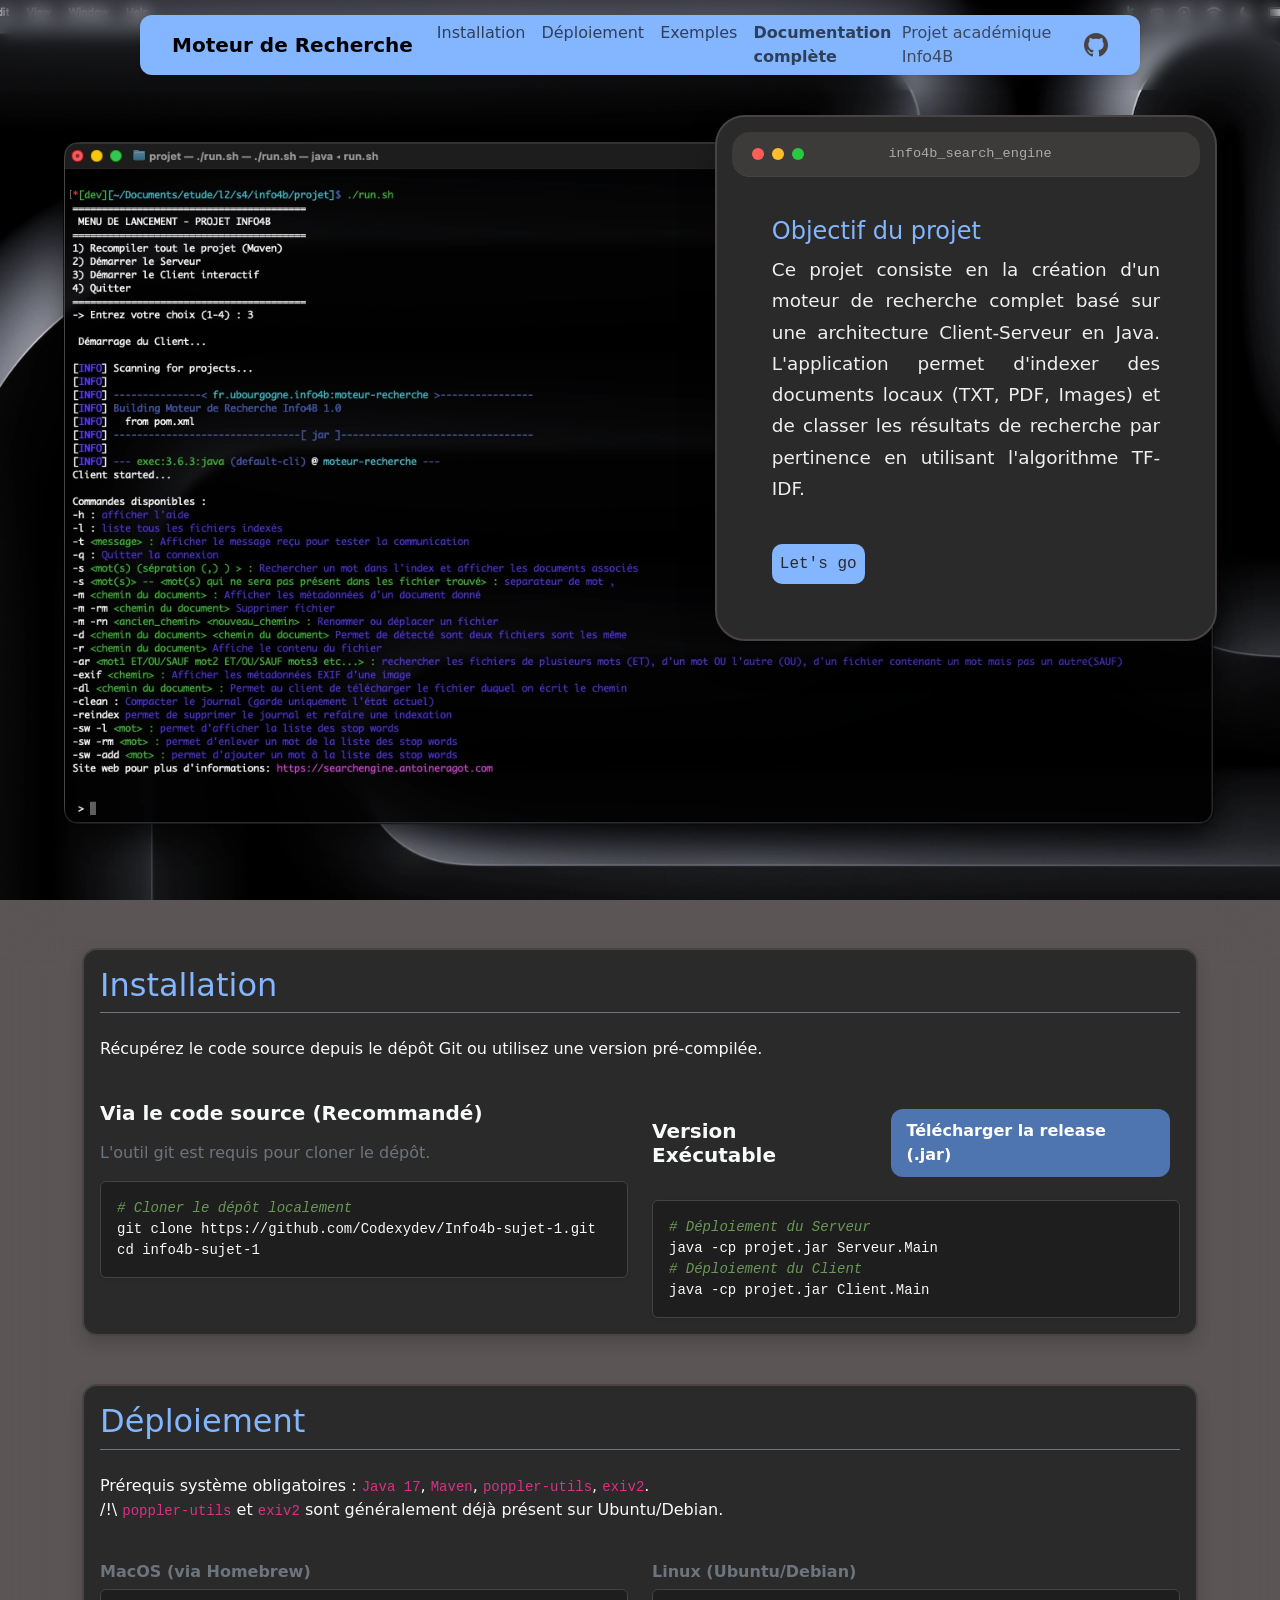
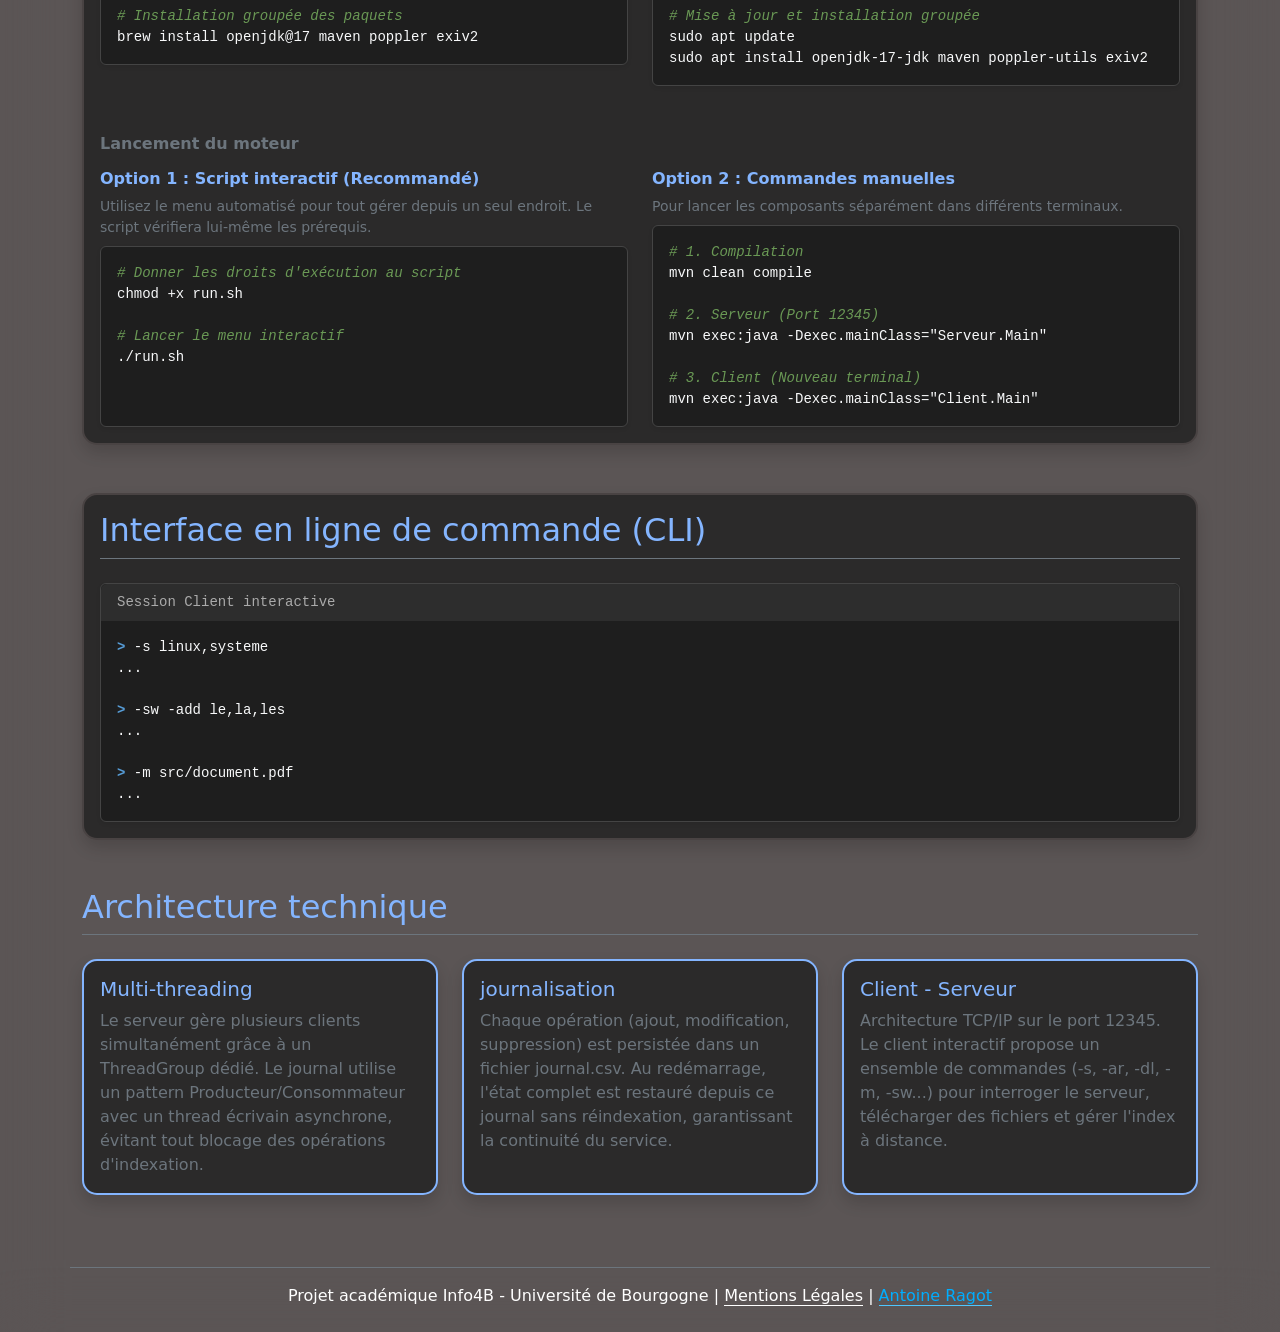
<file: index.html>
<!DOCTYPE html>
<html lang="fr">

<head>
    <meta charset="UTF-8">
    <meta name="viewport" content="width=device-width, initial-scale=1.0">
    <title>Moteur de Recherche - Projet Info4B</title>
    <link href="https://cdn.jsdelivr.net/npm/bootstrap@5.3.2/dist/css/bootstrap.min.css" rel="stylesheet">
    <link rel="stylesheet" href="website/style.css?v=2">
</head>

<body>

    <div class="header-container">
        <nav class="header navbar navbar-expand-lg navbar-light shadow-sm">
            <div class="container-fluid">
                <a class="navbar-brand fw-bold" href="#">Moteur de Recherche</a>
                <button class="navbar-toggler" type="button" data-bs-toggle="collapse" data-bs-target="#navbarText"
                    aria-controls="navbarText" aria-expanded="false" aria-label="Toggle navigation">
                    <span class="navbar-toggler-icon"></span>
                </button>
                <div class="collapse navbar-collapse navbar-container-perso" id="navbarText">
                    <ul class="navbar-nav me-auto mb-2 mb-lg-0">
                        <li class="nav-item">
                            <a class="nav-link" href="#installation">Installation</a>
                        </li>
                        <li class="nav-item">
                            <a class="nav-link" href="#deploiement">Déploiement</a>
                        </li>
                        <li class="nav-item">
                            <a class="nav-link" href="#exemples">Exemples</a>
                        </li>
                        <li class="nav-item">
                            <a class="nav-link fw-semibold" href="docs">Documentation complète</a>
                        </li>
                    </ul>
                    <span class="navbar-text text-dark opacity-75">
                        Projet académique Info4B
                    </span>
                    <a href="https://github.com/Codexydev/Info4b-sujet-1/" target="_blank"
                        rel="noopener noreferrer" class="github-icon-link" aria-label="Voir le code source sur GitHub">
                        <svg xmlns="http://www.w3.org/2000/svg" width="24" height="24" viewBox="0 0 24 24"
                            fill="currentColor">
                            <path
                                d="M12 0c-6.626 0-12 5.373-12 12 0 5.302 3.438 9.8 8.207 11.387.599.111.793-.261.793-.577v-2.234c-3.338.726-4.033-1.416-4.033-1.416-.546-1.387-1.333-1.756-1.333-1.756-1.089-.745.083-.729.083-.729 1.205.084 1.839 1.237 1.839 1.237 1.07 1.834 2.807 1.304 3.492.997.107-.775.418-1.305.762-1.604-2.665-.305-5.467-1.334-5.467-5.931 0-1.311.469-2.381 1.236-3.221-.124-.303-.535-1.524.117-3.176 0 0 1.008-.322 3.301 1.23.957-.266 1.983-.399 3.003-.404 1.02.005 2.047.138 3.006.404 2.291-1.552 3.297-1.23 3.297-1.23.653 1.653.242 2.874.118 3.176.77.84 1.235 1.911 1.235 3.221 0 4.609-2.807 5.624-5.479 5.921.43.372.823 1.102.823 2.222v3.293c0 .319.192.694.801.576 4.765-1.589 8.199-6.086 8.199-11.386 0-6.627-5.373-12-12-12z" />
                        </svg>
                    </a>
                </div>
            </div>
        </nav>
    </div>


    <div class="main-perso container-fluid">
        <div class="row">
            <div class="col-md-6">
            </div>
            <div class="flex-perso col-md-6">
                <div class="card card-perso red bg-custom-dark text-light shadow border-0">
                    <div class="macos-header">
                        <div class="macos-buttons">
                            <div class="macos-btn btn-red"></div>
                            <div class="macos-btn btn-yellow"></div>
                            <div class="macos-btn btn-green"></div>
                        </div>
                        <div class="macos-title">info4b_search_engine</div>
                    </div>

                    <div class="card-body">
                        <h3 class="h4 text-accent">Objectif du projet</h3>
                        <p class="card-text lead text-light">
                            Ce projet consiste en la création d'un moteur de recherche complet basé sur une
                            architecture Client-Serveur en Java.
                            L'application permet d'indexer des documents locaux (TXT, PDF, Images) et de classer les
                            résultats de recherche par pertinence en utilisant l'algorithme TF-IDF.
                        </p>
                        <br>
                        <a class="card-perso-btn" href="#installation">Let's go</a>
                    </div>
                </div>
            </div>
        </div>
    </div>

    <!-- <div class="space"></div> -->
    <div class="bg-bottom">
        <br><br>
        <div class="container text-light">

            <section id="installation" class="mb-5">
                <div class="card bg-custom-dark text-light shadow border-0">
                    <div class="card-body">
                        <h2 class="card-title border-bottom border-secondary pb-2 mb-4 text-accent">Installation</h2>
                        <p>Récupérez le code source depuis le dépôt Git ou utilisez une version pré-compilée.</p>

                        <div class="row g-4 mt-2">
                            <div class="col-md-6">
                                <h5 class="fw-bold">Via le code source (Recommandé)</h5>
                                <p class="text-secondary mt-3">L'outil git est requis pour cloner le dépôt.</p>

                                <div class="terminal-block shadow-sm mt-3">
                                    <div class="terminal-body">
                                        <pre class="m-0"><code><span class="text-comment"># Cloner le dépôt localement</span>
git clone https://github.com/Codexydev/Info4b-sujet-1.git
cd info4b-sujet-1</code></pre>
                                    </div>
                                </div>
                            </div>

                            <div class="col-md-6">
                                <div class="download-section">
                                    <h5 class="fw-bold">Version Exécutable</h5>
                                    <a class="download mt-2" href="website/projet.jar"
                                        download="website/projet.jar">Télécharger la release (.jar)</a>
                                </div>


                                <div class="terminal-block shadow-sm mt-2">
                                    <div class="terminal-body p-3">
                                        <pre class="m-0">
<code><span class="text-comment"># Déploiement du Serveur</span>
java -cp projet.jar Serveur.Main
<span class="text-comment"># Déploiement du Client</span>
java -cp projet.jar Client.Main
</code></pre>
                                    </div>
                                </div>

                            </div>

                        </div>
                    </div>
                </div>
            </section>

            <section id="deploiement" class="mb-5">
                <div class="card bg-custom-dark text-light shadow border-0">
                    <div class="card-body">
                        <h2 class="card-title border-bottom border-secondary pb-2 mb-4 text-accent">Déploiement</h2>
                        <p>Prérequis système obligatoires : <code>Java 17</code>, <code>Maven</code>,
                            <code>poppler-utils</code>, <code>exiv2</code>.<br>
                            /!\ <code>poppler-utils</code> et <code>exiv2</code> sont généralement déjà présent sur
                            Ubuntu/Debian.
                        </p>


                        <div class="row g-4 mt-2 mb-4">
                            <div class="col-md-6">
                                <h5 class="fw-bold fs-6 text-secondary">MacOS (via Homebrew)</h5>
                                <div class="terminal-block shadow-sm mt-2">
                                    <div class="terminal-body p-3">
                                        <pre class="m-0"><code><span class="text-comment"># Installation groupée des paquets</span>
brew install openjdk@17 maven poppler exiv2</code></pre>
                                    </div>
                                </div>
                            </div>
                            <div class="col-md-6">
                                <h5 class="fw-bold fs-6 text-secondary">Linux (Ubuntu/Debian)</h5>
                                <div class="terminal-block shadow-sm mt-2">
                                    <div class="terminal-body p-3">
                                        <pre class="m-0"><code><span class="text-comment"># Mise à jour et installation groupée</span>
sudo apt update
sudo apt install openjdk-17-jdk maven poppler-utils exiv2</code></pre>
                                    </div>
                                </div>
                            </div>
                        </div>

                        <h5 class="fw-bold fs-6 text-secondary mt-5 mb-3">Lancement du moteur</h5>

                        <div class="row g-4">
                            <div class="col-md-6 d-flex flex-column">
                                <h6 class="fw-bold text-accent">Option 1 : Script interactif (Recommandé)</h6>
                                <p class="text-secondary small mb-2">Utilisez le menu automatisé pour tout gérer depuis
                                    un
                                    seul endroit. Le script vérifiera lui-même les prérequis.</p>
                                <div class="terminal-block shadow-sm flex-grow-1">
                                    <div class="terminal-body p-3">
                                        <pre class="m-0"><code><span class="text-comment"># Donner les droits d'exécution au script</span>
chmod +x run.sh

<span class="text-comment"># Lancer le menu interactif</span>
./run.sh</code></pre>
                                    </div>
                                </div>
                            </div>

                            <div class="col-md-6 d-flex flex-column">
                                <h6 class="fw-bold text-accent">Option 2 : Commandes manuelles</h6>
                                <p class="text-secondary small mb-2">Pour lancer les composants séparément dans
                                    différents
                                    terminaux.</p>
                                <div class="terminal-block shadow-sm flex-grow-1">
                                    <div class="terminal-body p-3">
                                        <pre class="m-0"><code><span class="text-comment"># 1. Compilation</span>
mvn clean compile

<span class="text-comment"># 2. Serveur (Port 12345)</span>
mvn exec:java -Dexec.mainClass="Serveur.Main"

<span class="text-comment"># 3. Client (Nouveau terminal)</span>
mvn exec:java -Dexec.mainClass="Client.Main"</code></pre>
                                    </div>
                                </div>
                            </div>
                        </div>

                    </div>
                </div>
            </section>

            <section id="exemples" class="mb-5">
                <div class="card bg-custom-dark text-light shadow border-0">
                    <div class="card-body">
                        <h2 class="card-title border-bottom border-secondary pb-2 mb-4 text-accent">Interface en ligne
                            de commande (CLI)</h2>

                        <div class="terminal-block mt-4 shadow-sm">
                            <div class="terminal-header">Session Client interactive</div>
                            <div class="terminal-body">
                                <pre class="m-0"><code><span class="text-prompt">></span> -s linux,systeme
...

<span class="text-prompt">></span> -sw -add le,la,les
...

<span class="text-prompt">></span> -m src/document.pdf
...</code></pre>
                            </div>
                        </div>
                    </div>
                </div>
            </section>

            <section id="presentation" class="mb-5">
                <h2 class="border-bottom border-secondary pb-2 mb-4 text-accent">Architecture technique</h2>
                <div class="row g-4">
                    <div class="col-md-4">
                        <div
                            class="card h-100 bg-custom-dark text-light shadow border-0 border-start border-4 border-accent">
                            <div class="card-body">
                                <h5 class="card-title text-accent">Multi-threading</h5>
                                <p class="card-text text-secondary">Le serveur gère plusieurs clients simultanément
                                    grâce à un ThreadGroup dédié.
                                    Le journal utilise un pattern Producteur/Consommateur avec un thread écrivain
                                    asynchrone, évitant tout blocage
                                    des opérations d'indexation.</p>
                            </div>
                        </div>
                    </div>
                    <div class="col-md-4">
                        <div
                            class="card h-100 bg-custom-dark text-light shadow border-0 border-start border-4 border-accent">
                            <div class="card-body">
                                <h5 class="card-title text-accent">journalisation</h5>
                                <p class="card-text text-secondary">Chaque opération (ajout, modification, suppression)
                                    est persistée dans un fichier journal.csv. Au redémarrage, l'état complet est
                                    restauré
                                    depuis ce journal sans réindexation, garantissant la continuité du service.</p>
                            </div>
                        </div>
                    </div>
                    <div class="col-md-4">
                        <div
                            class="card h-100 bg-custom-dark text-light shadow border-0 border-start border-4 border-accent">
                            <div class="card-body">
                                <h5 class="card-title text-accent">Client - Serveur</h5>
                                <p class="card-text text-secondary">Architecture TCP/IP sur le port 12345. Le client
                                    interactif propose
                                    un ensemble de commandes (-s, -ar, -dl, -m, -sw...) pour interroger le serveur,
                                    télécharger des fichiers
                                    et gérer l'index à distance.</p>
                                </p>
                            </div>
                        </div>
                    </div>
                </div>
            </section>

        </div>

        <footer class="text-secondary text-center py-4 mt-5">
            <div class="container border-top border-secondary pt-3">
                <p class="footer-text mb-0">
                    Projet académique Info4B - Université de Bourgogne |
                    <a href="mentions-legales.html" class="legals">Mentions Légales</a> |
                    <a href="https://antoineragot.com" target="_blank" class="site-perso">Antoine Ragot</a>
                </p>
            </div>
        </footer>
    </div>

    <script src="https://cdn.jsdelivr.net/npm/bootstrap@5.3.2/dist/js/bootstrap.bundle.min.js"></script>
</body>

</html>
</file>
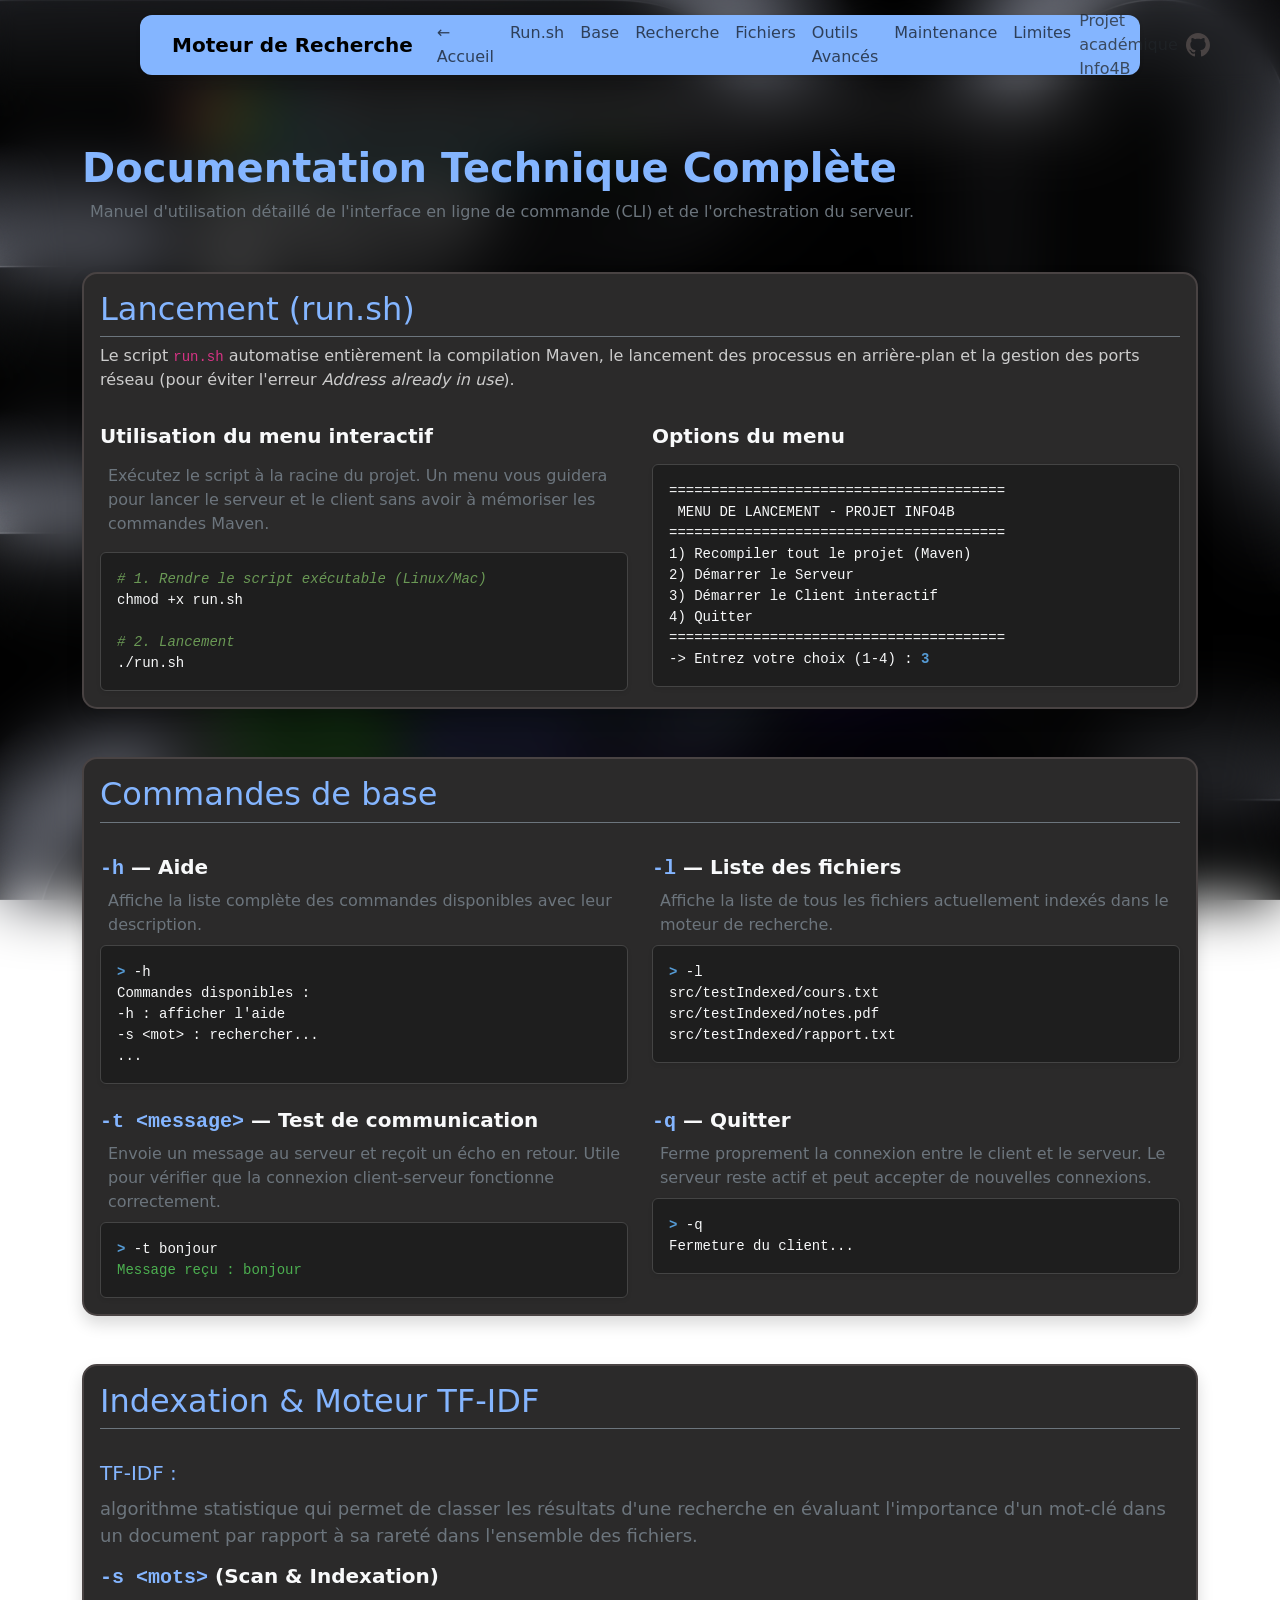
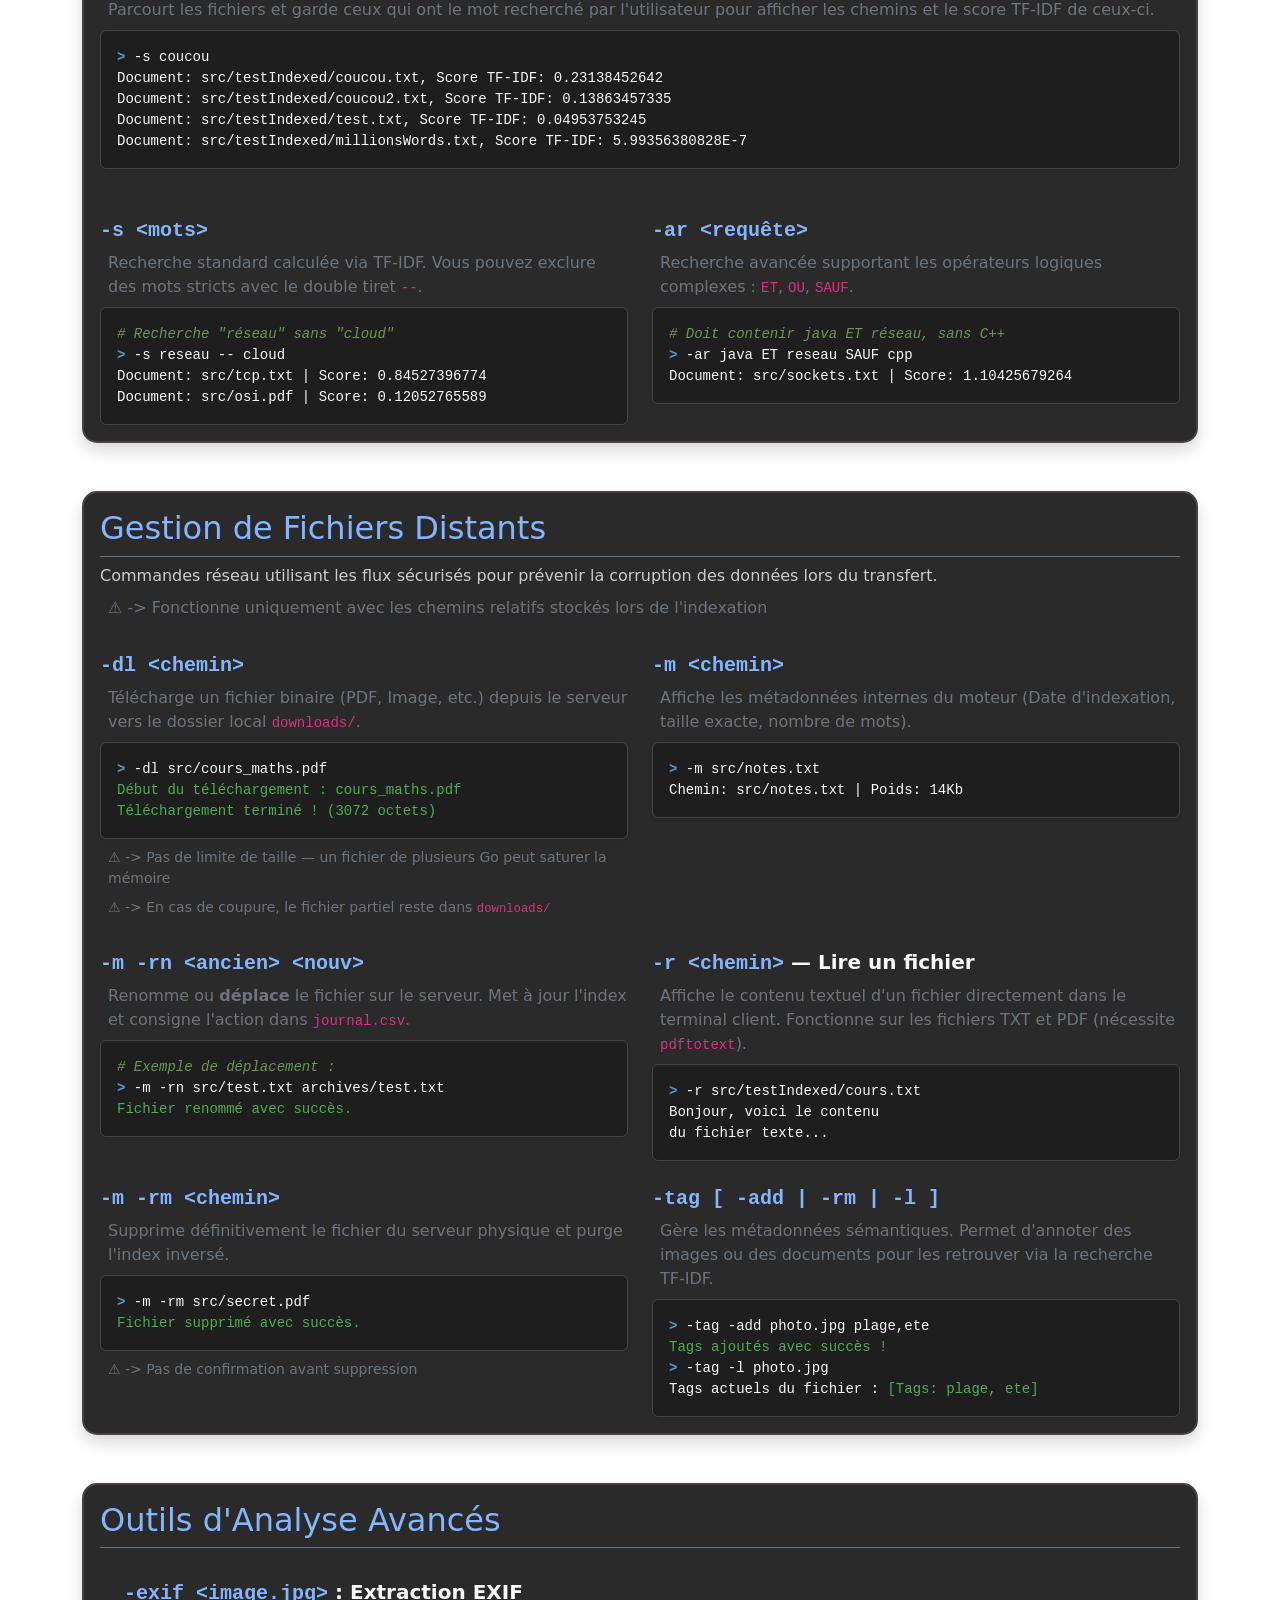
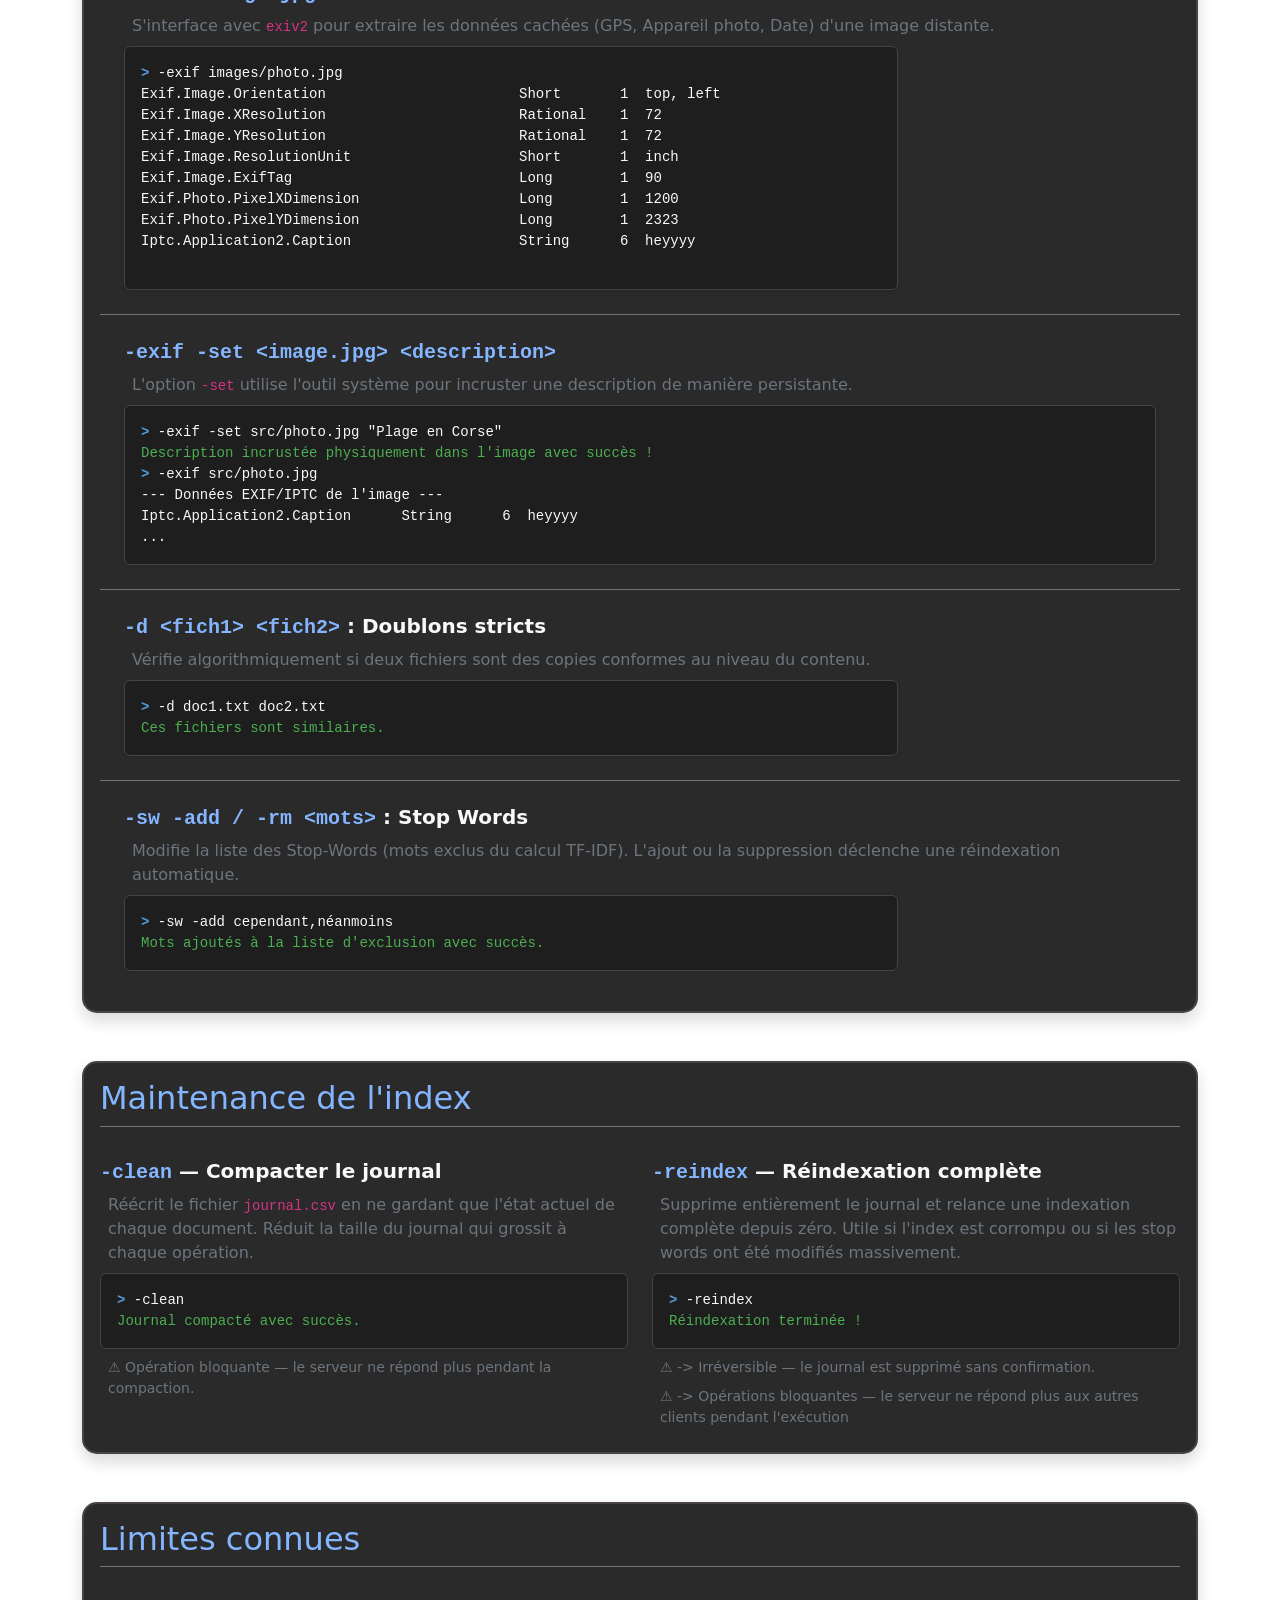
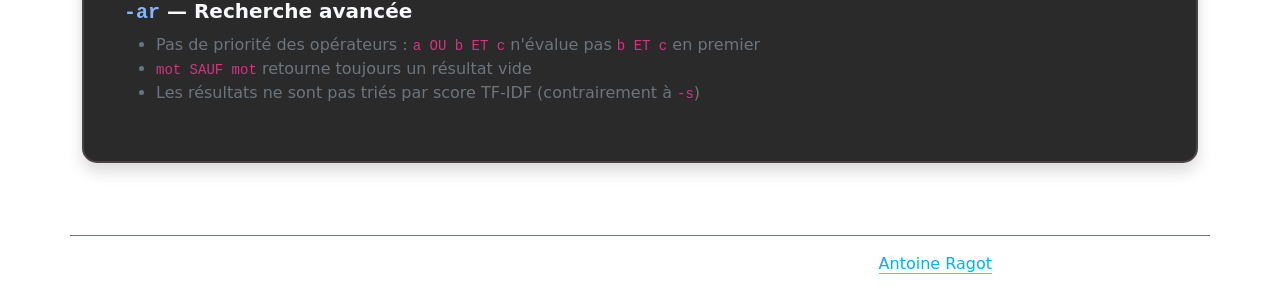
<file: docs/index.html>
<!DOCTYPE html>
<html lang="fr">

<head>
    <meta charset="UTF-8">
    <meta name="viewport" content="width=device-width, initial-scale=1.0">
    <title>Docs - Projet Info4B</title>
    <link href="https://cdn.jsdelivr.net/npm/bootstrap@5.3.2/dist/css/bootstrap.min.css" rel="stylesheet">
    <link rel="stylesheet" href="../website/docs.css">
</head>

<body>
    <div class="img-bg"></div>

    <div class="header-container">
        <nav class="header navbar navbar-expand-lg navbar-light shadow-sm">
            <div class="container-fluid">
                <a class="navbar-brand fw-bold" href="#">Moteur de Recherche</a>
                <button class="navbar-toggler" type="button" data-bs-toggle="collapse" data-bs-target="#navbarText"
                    aria-controls="navbarText" aria-expanded="false" aria-label="Toggle navigation">
                    <span class="navbar-toggler-icon"></span>
                </button>
                <div class="collapse navbar-collapse navbar-container-perso" id="navbarText">
                    <ul class="navbar-nav me-auto mb-2 mb-lg-0">
                        <li class="nav-item">
                            <a class="nav-link" href="../index.html">← Accueil</a>
                        </li>
                        <li class="nav-item">
                            <a class="nav-link" href="#orchestration">Run.sh</a>
                        </li>
                        <li class="nav-item">
                            <a class="nav-link" href="#basique">Base</a>
                        </li>
                        <li class="nav-item">
                            <a class="nav-link" href="#recherche">Recherche</a>
                        </li>
                        <li class="nav-item">
                            <a class="nav-link" href="#fichiers">Fichiers </a>
                        </li>
                        <li class="nav-item">
                            <a class="nav-link" href="#avance">Outils Avancés</a>
                        </li>
                        <li class="nav-item">
                            <a class="nav-link" href="#maintenance">Maintenance</a>
                        </li>
                        <li class="nav-item">
                            <a class="nav-link" href="#limites">Limites</a>
                        </li>
                    </ul>
                    <span class="navbar-text text-dark opacity-75">
                        Projet académique Info4B
                    </span>
                    <a href="https://github.com/Codexydev/Info4b-sujet-1/" target="_blank"
                        rel="noopener noreferrer" class="github-icon-link" aria-label="Voir le code source sur GitHub">
                        <svg xmlns="http://www.w3.org/2000/svg" width="24" height="24" viewBox="0 0 24 24"
                            fill="currentColor">
                            <path
                                d="M12 0c-6.626 0-12 5.373-12 12 0 5.302 3.438 9.8 8.207 11.387.599.111.793-.261.793-.577v-2.234c-3.338.726-4.033-1.416-4.033-1.416-.546-1.387-1.333-1.756-1.333-1.756-1.089-.745.083-.729.083-.729 1.205.084 1.839 1.237 1.839 1.237 1.07 1.834 2.807 1.304 3.492.997.107-.775.418-1.305.762-1.604-2.665-.305-5.467-1.334-5.467-5.931 0-1.311.469-2.381 1.236-3.221-.124-.303-.535-1.524.117-3.176 0 0 1.008-.322 3.301 1.23.957-.266 1.983-.399 3.003-.404 1.02.005 2.047.138 3.006.404 2.291-1.552 3.297-1.23 3.297-1.23.653 1.653.242 2.874.118 3.176.77.84 1.235 1.911 1.235 3.221 0 4.609-2.807 5.624-5.479 5.921.43.372.823 1.102.823 2.222v3.293c0 .319.192.694.801.576 4.765-1.589 8.199-6.086 8.199-11.386 0-6.627-5.373-12-12-12z" />
                        </svg>
                    </a>
                </div>
            </div>
        </nav>
    </div>

    <div class="bg-docs-page">
        <div class="container text-light">

            <div class="mb-5 mt-4">
                <h1 class="fw-bold text-accent">Documentation Technique Complète</h1>
                <p class="text-secondary">Manuel d'utilisation détaillé de l'interface en ligne de commande (CLI) et de
                    l'orchestration du serveur.</p>
            </div>

            <section id="orchestration" class="mb-5">
                <div class="card bg-custom-dark text-light shadow border-0">
                    <div class="card-body">
                        <h2 class="card-title border-bottom border-secondary pb-2 mb-4 text-accent">Lancement (run.sh)
                        </h2>
                        <p class="p-perso">Le script <code>run.sh</code> automatise entièrement la compilation Maven, le
                            lancement des processus en arrière-plan et la gestion des ports réseau (pour éviter l'erreur
                            <em>Address already in use</em>).
                        </p>

                        <div class="row g-4 mt-2">
                            <div class="col-md-6">
                                <h5 class="fw-bold">Utilisation du menu interactif</h5>
                                <p class="text-secondary mt-3">Exécutez le script à la racine du projet. Un menu vous
                                    guidera pour lancer le serveur et le client sans avoir à mémoriser les commandes
                                    Maven.</p>
                                <div class="terminal-block shadow-sm mt-3">
                                    <div class="terminal-body">
                                        <pre class="m-0"><code><span class="text-comment"># 1. Rendre le script exécutable (Linux/Mac)</span>
chmod +x run.sh

<span class="text-comment"># 2. Lancement</span>
./run.sh</code></pre>
                                    </div>
                                </div>
                            </div>
                            <div class="col-md-6">
                                <h5 class="fw-bold">Options du menu</h5>
                                <div class="terminal-block shadow-sm mt-3">
                                    <div class="terminal-body">
                                        <pre class="m-0"><code><span class="text-light">========================================
 MENU DE LANCEMENT - PROJET INFO4B 
========================================
1) Recompiler tout le projet (Maven)
2) Démarrer le Serveur
3) Démarrer le Client interactif
4) Quitter
========================================
-> Entrez votre choix (1-4) : </span><span class="text-prompt">3</span></code></pre>
                                    </div>
                                </div>
                            </div>
                        </div>
                    </div>
                </div>
            </section>

            <section id="basique" class="mb-5">
                <div class="card bg-custom-dark text-light shadow border-0">
                    <div class="card-body">
                        <h2 class="card-title border-bottom border-secondary pb-2 mb-4 text-accent">Commandes de base
                        </h2>

                        <div class="row g-4 mt-2">

                            <div class="col-md-6">
                                <h5 class="fw-bold"><code class="text-accent fs-5">-h</code> — Aide</h5>
                                <p class="text-secondary">Affiche la liste complète des commandes disponibles avec leur
                                    description.</p>
                                <div class="terminal-block shadow-sm mt-2">
                                    <div class="terminal-body">
                                        <pre class="m-0"><code><span class="text-prompt">></span> -h
<span class="text-light">Commandes disponibles :
-h : afficher l'aide
-s &lt;mot&gt; : rechercher...
...</span></code></pre>
                                    </div>
                                </div>
                            </div>

                            <div class="col-md-6">
                                <h5 class="fw-bold"><code class="text-accent fs-5">-l</code> — Liste des fichiers</h5>
                                <p class="text-secondary">Affiche la liste de tous les fichiers actuellement indexés
                                    dans le moteur de recherche.</p>
                                <div class="terminal-block shadow-sm mt-2">
                                    <div class="terminal-body">
                                        <pre class="m-0"><code><span class="text-prompt">></span> -l
<span class="text-light">src/testIndexed/cours.txt
src/testIndexed/notes.pdf
src/testIndexed/rapport.txt</span></code></pre>
                                    </div>
                                </div>
                            </div>

                            <div class="col-md-6">
                                <h5 class="fw-bold"><code class="text-accent fs-5">-t &lt;message&gt;</code> — Test de
                                    communication</h5>
                                <p class="text-secondary">Envoie un message au serveur et reçoit un écho en retour.
                                    Utile pour vérifier que la connexion client-serveur fonctionne correctement.</p>
                                <div class="terminal-block shadow-sm mt-2">
                                    <div class="terminal-body">
                                        <pre class="m-0"><code><span class="text-prompt">></span> -t bonjour
<span class="text-success-cmd">Message reçu : bonjour</span></code></pre>
                                    </div>
                                </div>
                            </div>

                            <div class="col-md-6">
                                <h5 class="fw-bold"><code class="text-accent fs-5">-q</code> — Quitter</h5>
                                <p class="text-secondary">Ferme proprement la connexion entre le client et le serveur.
                                    Le serveur reste actif et peut accepter de nouvelles connexions.</p>
                                <div class="terminal-block shadow-sm mt-2">
                                    <div class="terminal-body">
                                        <pre class="m-0"><code><span class="text-prompt">></span> -q
<span class="text-light">Fermeture du client...</span></code></pre>
                                    </div>
                                </div>
                            </div>

                        </div>
                    </div>
                </div>
            </section>

            <section id="recherche" class="mb-5">
                <div class="card bg-custom-dark text-light shadow border-0">
                    <div class="card-body">
                        <h2 class="card-title border-bottom border-secondary pb-2 mb-4 text-accent">Indexation & Moteur
                            TF-IDF</h2>

                        <div class="row g-4 mt-2">
                            <div class="col-md-12">
                                <span class="f-bold h5 text-accent">TF-IDF : </span>
                                <div class="text-secondary mt-2 text-secondary-perso">algorithme statistique qui permet
                                    de classer les résultats d'une recherche en évaluant l'importance d'un mot-clé dans
                                    un document par rapport à sa rareté dans l'ensemble des fichiers.</div>

                                <h5 class="fw-bold"><code class="text-accent fs-5">-s &lt;mots&gt;</code> (Scan &
                                    Indexation)</h5>
                                <p class="text-secondary">Parcourt les fichiers et garde ceux qui ont le mot recherché
                                    par l'utilisateur pour afficher les chemins et le score TF-IDF de ceux-ci.</p>
                                <div class="terminal-block shadow-sm mt-2">
                                    <div class="terminal-body">
                                        <pre class="m-0"><code><span class="text-prompt">></span> -s coucou
<span class="text-light">Document: src/testIndexed/coucou.txt, Score TF-IDF: 0.23138452642
Document: src/testIndexed/coucou2.txt, Score TF-IDF: 0.13863457335
Document: src/testIndexed/test.txt, Score TF-IDF: 0.04953753245
Document: src/testIndexed/millionsWords.txt, Score TF-IDF: 5.99356380828E-7</span></code></pre>
                                    </div>
                                </div>
                            </div>

                            <div class="col-md-6">
                                <h5 class="fw-bold mt-4"><code class="text-accent fs-5">-s &lt;mots&gt;</code></h5>
                                <p class="text-secondary">Recherche standard calculée via TF-IDF. Vous pouvez exclure
                                    des mots stricts avec le double tiret <code>--</code>.</p>
                                <div class="terminal-block shadow-sm mt-2">
                                    <div class="terminal-body">
                                        <pre class="m-0"><code><span class="text-comment"># Recherche "réseau" sans "cloud"</span>
<span class="text-prompt">></span> -s reseau -- cloud
<span class="text-light">Document: src/tcp.txt | Score: 0.84527396774
Document: src/osi.pdf | Score: 0.12052765589</span></code></pre>
                                    </div>
                                </div>
                            </div>

                            <div class="col-md-6">
                                <h5 class="fw-bold mt-4"><code class="text-accent fs-5">-ar &lt;requête&gt;</code></h5>
                                <p class="text-secondary">Recherche avancée supportant les opérateurs logiques complexes
                                    : <code>ET</code>, <code>OU</code>, <code>SAUF</code>.</p>
                                <div class="terminal-block shadow-sm mt-2">
                                    <div class="terminal-body">
                                        <pre class="m-0"><code><span class="text-comment"># Doit contenir java ET réseau, sans C++</span>
<span class="text-prompt">></span> -ar java ET reseau SAUF cpp
<span class="text-light">Document: src/sockets.txt | Score: 1.10425679264</span></code></pre>
                                    </div>
                                </div>
                            </div>
                        </div>

                    </div>
                </div>
            </section>

            <section id="fichiers" class="mb-5">
                <div class="card bg-custom-dark text-light shadow border-0">
                    <div class="card-body">
                        <h2 class="card-title border-bottom border-secondary pb-2 mb-4 text-accent">Gestion de Fichiers
                            Distants</h2>
                        <p class="p-perso">Commandes réseau utilisant les flux sécurisés pour prévenir la corruption des
                            données lors du transfert.</p>
                        <p class="text-secondary mt-2">
                            ⚠️ -> Fonctionne uniquement avec les chemins relatifs stockés lors de l'indexation
                        </p>
                        <div class="row g-4 mt-2">
                            <div class="col-md-6">
                                <h5 class="fw-bold"><code class="text-accent fs-5">-dl &lt;chemin&gt;</code></h5>
                                <p class="text-secondary mb-2">Télécharge un fichier binaire (PDF, Image, etc.) depuis
                                    le serveur vers le dossier local <code>downloads/</code>.</p>
                                <div class="terminal-block shadow-sm">
                                    <div class="terminal-body">
                                        <pre class="m-0"><code><span class="text-prompt">></span> -dl src/cours_maths.pdf
<span class="text-success-cmd">Début du téléchargement : cours_maths.pdf
Téléchargement terminé ! (3072 octets)</span></code></pre>
                                    </div>
                                </div>
                                <p class="text-secondary small mt-2">⚠️ -> Pas de limite de taille — un fichier de
                                    plusieurs Go peut saturer la mémoire</p>
                                <p class="text-secondary small mt-2">⚠️ -> En cas de coupure, le fichier partiel reste
                                    dans <code>downloads/</code></p>
                            </div>

                            <div class="col-md-6">
                                <h5 class="fw-bold"><code class="text-accent fs-5">-m &lt;chemin&gt;</code></h5>
                                <p class="text-secondary mb-2">Affiche les métadonnées internes du moteur (Date
                                    d'indexation, taille exacte, nombre de mots).</p>
                                <div class="terminal-block shadow-sm">
                                    <div class="terminal-body">
                                        <pre class="m-0"><code><span class="text-prompt">></span> -m src/notes.txt
<span class="text-light">Chemin: src/notes.txt | Poids: 14Kb</span></code></pre>
                                    </div>
                                </div>
                            </div>

                            <div class="col-md-6">
                                <h5 class="fw-bold"><code
                                        class="text-accent fs-5">-m -rn &lt;ancien&gt; &lt;nouv&gt;</code></h5>
                                <p class="text-secondary mb-2">Renomme ou <strong>déplace</strong> le fichier sur le
                                    serveur. Met à jour l'index et consigne l'action dans <code>journal.csv</code>.</p>
                                <div class="terminal-block shadow-sm">
                                    <div class="terminal-body">
                                        <pre class="m-0"><code><span class="text-comment"># Exemple de déplacement :</span>
<span class="text-prompt">></span> -m -rn src/test.txt archives/test.txt
<span class="text-success-cmd">Fichier renommé avec succès.</span></code></pre>
                                    </div>
                                </div>
                            </div>

                            <div class="col-md-6">
                                <h5 class="fw-bold"><code class="text-accent fs-5">-r &lt;chemin&gt;</code> — Lire un
                                    fichier</h5>
                                <p class="text-secondary mb-2">Affiche le contenu textuel d'un fichier directement dans
                                    le terminal client. Fonctionne sur les fichiers TXT et PDF (nécessite
                                    <code>pdftotext</code>).
                                </p>
                                <div class="terminal-block shadow-sm">
                                    <div class="terminal-body">
                                        <pre class="m-0"><code><span class="text-prompt">></span> -r src/testIndexed/cours.txt
<span class="text-light">Bonjour, voici le contenu
du fichier texte...</span></code></pre>
                                    </div>
                                </div>
                            </div>

                            <div class="col-md-6">
                                <h5 class="fw-bold"><code class="text-accent fs-5">-m -rm &lt;chemin&gt;</code></h5>
                                <p class="text-secondary mb-2">Supprime définitivement le fichier du serveur physique et
                                    purge l'index inversé.</p>
                                <div class="terminal-block shadow-sm">
                                    <div class="terminal-body">
                                        <pre class="m-0"><code><span class="text-prompt">></span> -m -rm src/secret.pdf
<span class="text-success-cmd">Fichier supprimé avec succès.</span></code></pre>
                                    </div>
                                </div>
                                <p class="text-secondary small mt-2">⚠️ -> Pas de confirmation avant suppression</p>

                            </div>
                            <div class="col-md-6">
                                <h5 class="fw-bold"><code class="text-accent fs-5">-tag [ -add | -rm | -l ]</code></h5>
                                <p class="text-secondary mb-2">Gère les métadonnées sémantiques. Permet d'annoter des
                                    images ou des documents pour les retrouver via la recherche TF-IDF.</p>
                                <div class="terminal-block shadow-sm">
                                    <div class="terminal-body">
                                        <pre
                                            class="m-0"><code><span class="text-prompt">></span> -tag -add photo.jpg plage,ete
<span class="text-success-cmd">Tags ajoutés avec succès !</span>
<span class="text-prompt">></span> -tag -l photo.jpg
<span class="text-blue">Tags actuels du fichier : </span><span class="text-success-cmd">[Tags: plage, ete]</span></code></pre>
                                    </div>
                                </div>
                            </div>
                        </div>
                    </div>
                </div>
            </section>

            <section id="avance" class="mb-5">
                <div class="card bg-custom-dark text-light shadow border-0">
                    <div class="card-body">
                        <h2 class="card-title border-bottom border-secondary pb-2 mb-4 text-accent">Outils d'Analyse
                            Avancés</h2>

                        <div class="list-group list-group-flush rounded bg-transparent mt-2">
                            <div
                                class="list-group-item list-group-item-perso bg-transparent text-light border-secondary">
                                <h5 class="fw-bold"><code class="text-accent fs-5">-exif &lt;image.jpg&gt;</code> :
                                    Extraction EXIF</h5>
                                <p class="text-secondary mb-2">S'interface avec <code>exiv2</code> pour extraire les
                                    données cachées (GPS, Appareil photo, Date) d'une image distante.</p>
                                <div class="terminal-block shadow-sm w-75">
                                    <div class="terminal-body">
                                        <pre
                                            class="m-0"><code><span class="text-prompt">></span> -exif images/photo.jpg
Exif.Image.Orientation                       Short       1  top, left
Exif.Image.XResolution                       Rational    1  72
Exif.Image.YResolution                       Rational    1  72
Exif.Image.ResolutionUnit                    Short       1  inch
Exif.Image.ExifTag                           Long        1  90
Exif.Photo.PixelXDimension                   Long        1  1200
Exif.Photo.PixelYDimension                   Long        1  2323
Iptc.Application2.Caption                    String      6  heyyyy
                                            </code></pre>
                                    </div>
                                </div>
                            </div>

                            <div class="list-group-item list-group-item-perso bg-transparent text-light border-secondary">
                                <h5 class="fw-bold"><code class="text-accent fs-5">-exif -set &lt;image.jpg&gt; &lt;description&gt;</code></h5>
                                <p class="text-secondary mb-2"> L'option <code>-set</code> utilise
                                    l'outil système pour incruster une description de manière persistante.</p>
                                <div class="terminal-block shadow-sm">
                                    <div class="terminal-body">
                                        <pre class="m-0"><code><span class="text-prompt">></span> -exif -set src/photo.jpg "Plage en Corse"
<span class="text-success-cmd">Description incrustée physiquement dans l'image avec succès !</span>
<span class="text-prompt">></span> -exif src/photo.jpg
<span class="text-blue">--- Données EXIF/IPTC de l'image ---</span>
<span class="text-light">Iptc.Application2.Caption      String      6  heyyyy</span>
...
</code></pre>
                                    </div>
                                </div>
                            </div>

                            <div class="list-group-item list-group-item-perso bg-transparent text-light border-secondary">
                                <h5 class="fw-bold"><code class="text-accent fs-5">-d &lt;fich1&gt; &lt;fich2&gt;</code>
                                    : Doublons stricts</h5>
                                <p class="text-secondary mb-2">Vérifie algorithmiquement si deux fichiers sont des
                                    copies conformes au niveau du contenu.</p>
                                <div class="terminal-block shadow-sm w-75">
                                    <div class="terminal-body">
                                        <pre class="m-0"><code><span class="text-prompt">></span> -d doc1.txt doc2.txt
<span class="text-success-cmd">Ces fichiers sont similaires.</span></code></pre>
                                    </div>
                                </div>
                            </div>

                            <div
                                class="list-group-item list-group-item-perso bg-transparent text-light border-secondary border-bottom-0">
                                <h5 class="fw-bold"><code class="text-accent fs-5">-sw -add / -rm &lt;mots&gt;</code> :
                                    Stop Words</h5>
                                <p class="text-secondary mb-2">Modifie la liste des Stop-Words (mots exclus du calcul
                                    TF-IDF). L'ajout ou la suppression déclenche une réindexation automatique.</p>
                                <div class="terminal-block shadow-sm w-75">
                                    <div class="terminal-body">
                                        <pre class="m-0"><code><span class="text-prompt">></span> -sw -add cependant,néanmoins
<span class="text-success-cmd">Mots ajoutés à la liste d'exclusion avec succès.</span></code></pre>
                                    </div>
                                </div>
                            </div>
                        </div>

                    </div>
                </div>
            </section>

            <section id="maintenance" class="mb-5">
                <div class="card bg-custom-dark text-light shadow border-0">
                    <div class="card-body">
                        <h2 class="card-title border-bottom border-secondary pb-2 mb-4 text-accent">Maintenance de
                            l'index</h2>

                        <div class="row g-4 mt-2">
                            <div class="col-md-6">
                                <h5 class="fw-bold"><code class="text-accent fs-5">-clean</code> — Compacter le journal
                                </h5>
                                <p class="text-secondary mb-2">Réécrit le fichier <code>journal.csv</code> en ne gardant
                                    que l'état actuel de chaque document. Réduit la taille du journal qui grossit à
                                    chaque opération.</p>
                                <div class="terminal-block shadow-sm">
                                    <div class="terminal-body">
                                        <pre class="m-0"><code><span class="text-prompt">></span> -clean
<span class="text-success-cmd">Journal compacté avec succès.</span></code></pre>
                                    </div>
                                </div>
                                <p class="text-secondary small mt-2">⚠️ Opération bloquante — le serveur ne répond plus
                                    pendant la compaction.</p>
                            </div>

                            <div class="col-md-6">
                                <h5 class="fw-bold"><code class="text-accent fs-5">-reindex</code> — Réindexation
                                    complète</h5>
                                <p class="text-secondary mb-2">Supprime entièrement le journal et relance une indexation
                                    complète depuis zéro. Utile si l'index est corrompu ou si les stop words ont été
                                    modifiés massivement.</p>
                                <div class="terminal-block shadow-sm">
                                    <div class="terminal-body">
                                        <pre class="m-0"><code><span class="text-prompt">></span> -reindex
<span class="text-success-cmd">Réindexation terminée !</span></code></pre>
                                    </div>
                                </div>
                                <p class="text-secondary small mt-2">⚠️ -> Irréversible — le journal est supprimé sans
                                    confirmation.</p>
                                <p class="text-secondary small mt-2">⚠️ -> Opérations bloquantes — le serveur ne répond
                                    plus aux autres clients pendant l'exécution</p>
                            </div>
                        </div>
                    </div>
                </div>
            </section>

            <section id="limites" class="mb-5">
                <div class="card bg-custom-dark text-light shadow border-0">
                    <div class="card-body">
                        <h2 class="card-title border-bottom border-secondary pb-2 mb-4 text-accent">Limites connues</h2>

                        <div class="list-group list-group-flush rounded bg-transparent mt-2">

                            <div
                                class="list-group-item list-group-item-perso bg-transparent text-light border-secondary">
                                <h5 class="fw-bold"><code class="text-accent fs-5">-ar</code> — Recherche avancée</h5>
                                <ul class="text-secondary">
                                    <li>Pas de priorité des opérateurs : <code>a OU b ET c</code> n'évalue pas
                                        <code>b ET c</code> en premier
                                    </li>
                                    <li><code>mot SAUF mot</code> retourne toujours un résultat vide</li>
                                    <li>Les résultats ne sont pas triés par score TF-IDF (contrairement à
                                        <code>-s</code>)
                                    </li>
                                </ul>
                            </div>


                        </div>
                    </div>
                </div>
            </section>

        </div>
        <footer class="text-secondary text-center py-4 mt-5">
            <div class="container border-top border-secondary pt-3">
                <p class="footer-text mb-0">
                    Projet académique Info4B - Université de Bourgogne |
                    <a href="../../mentions-legales.html" class="legals">Mentions Légales</a> |
                    <a href="https://antoineragot.com" target="_blank" class="site-perso">Antoine Ragot</a>
                </p>
            </div>
        </footer>
    </div>

    <script src="https://cdn.jsdelivr.net/npm/bootstrap@5.3.2/dist/js/bootstrap.bundle.min.js"></script>
</body>

</html>
</file>
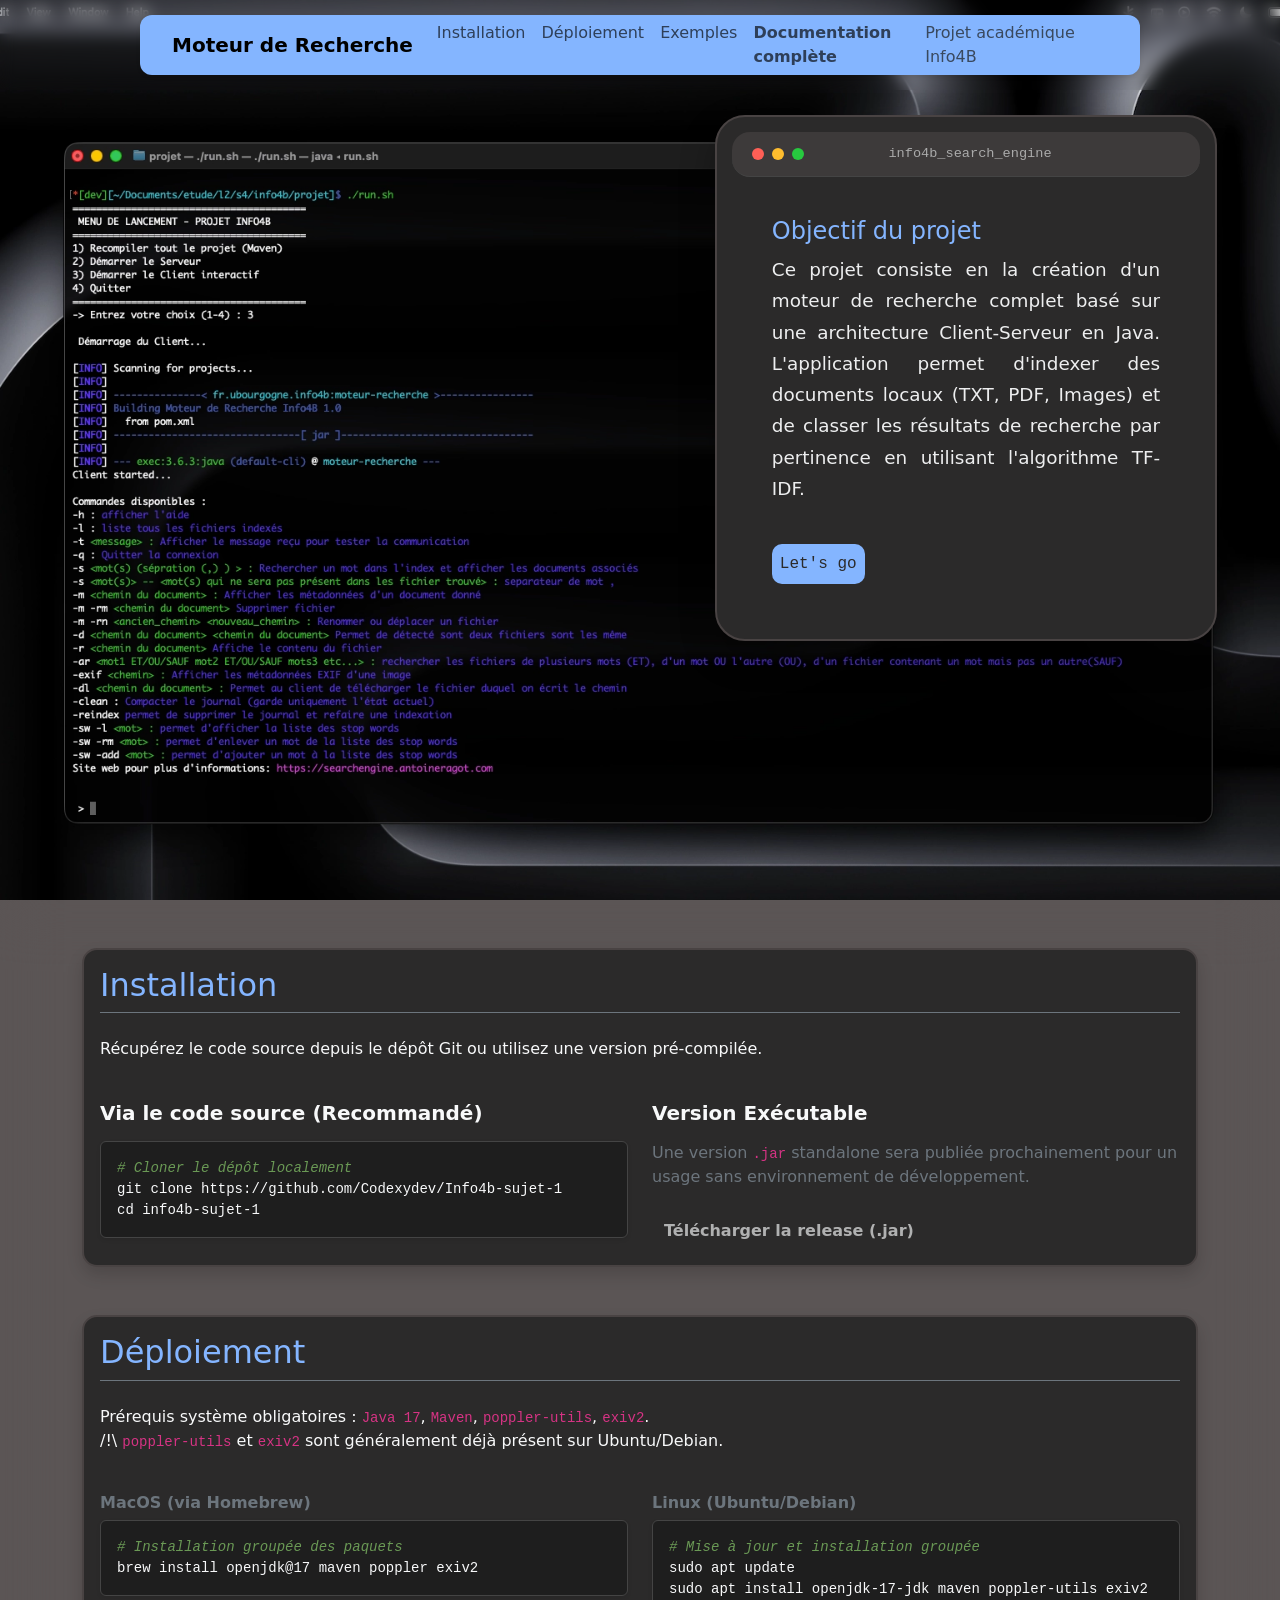
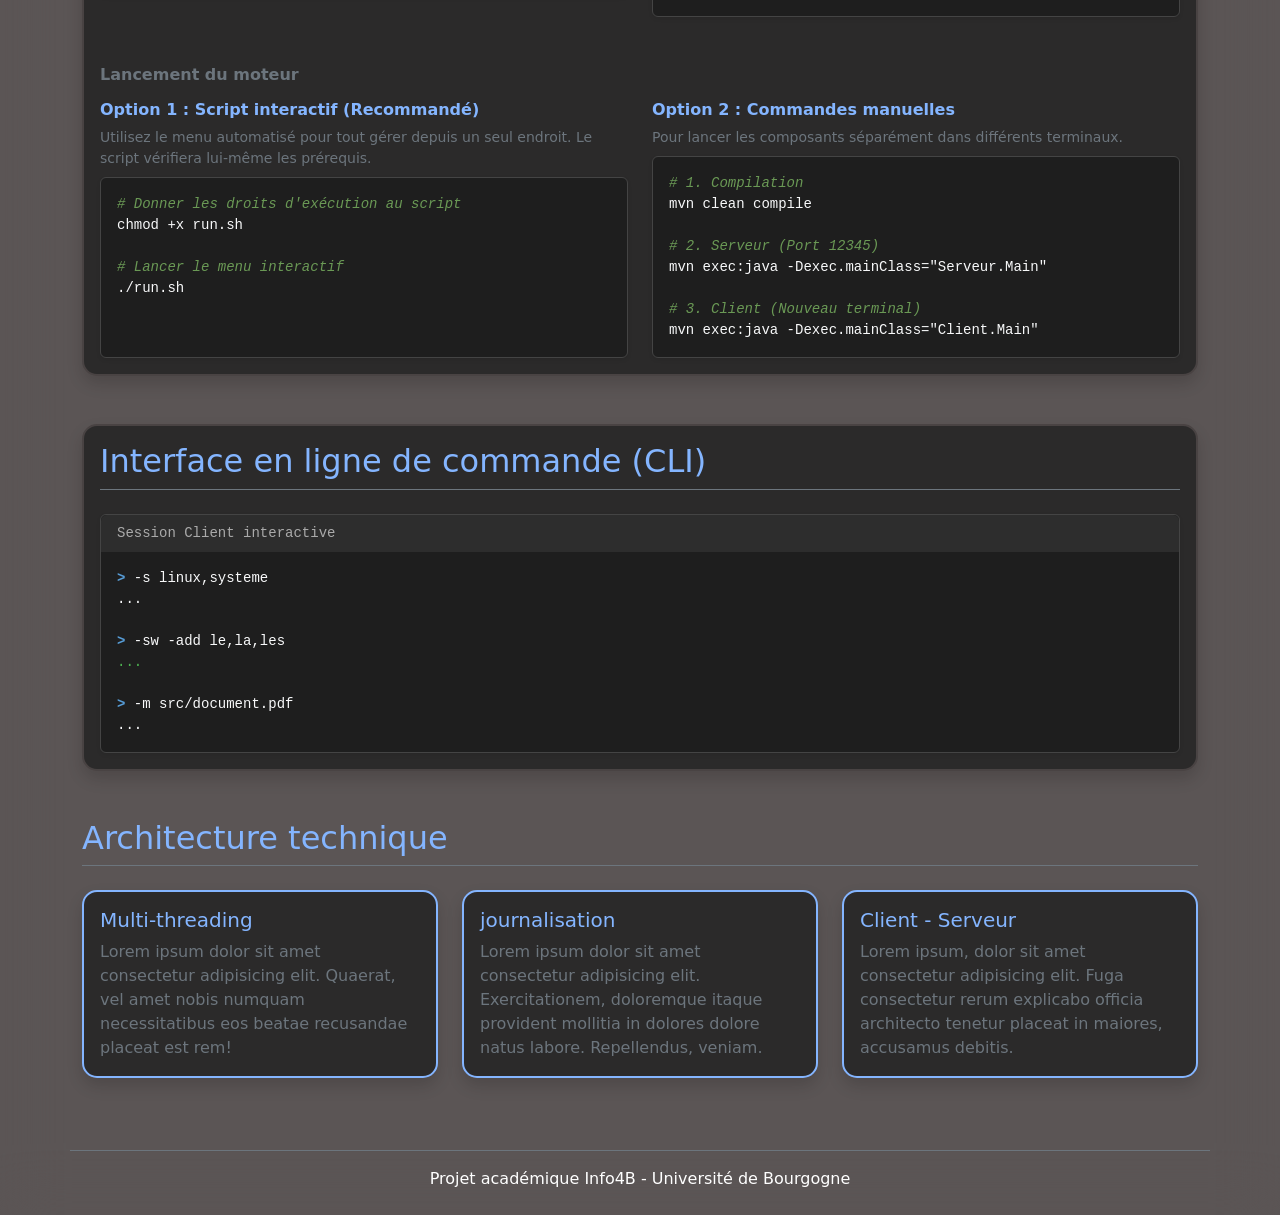
<file: website/index.html>
<!DOCTYPE html>
<html lang="fr">

<head>
    <meta charset="UTF-8">
    <meta name="viewport" content="width=device-width, initial-scale=1.0">
    <title>Moteur de Recherche - Projet Info4B</title>
    <link href="https://cdn.jsdelivr.net/npm/bootstrap@5.3.2/dist/css/bootstrap.min.css" rel="stylesheet">
    <link rel="stylesheet" href="style.css">
</head>

<body>

    <div class="header-container">
        <nav class="header navbar navbar-expand-lg navbar-light shadow-sm">
            <div class="container-fluid">
                <a class="navbar-brand fw-bold" href="#">Moteur de Recherche</a>
                <button class="navbar-toggler" type="button" data-bs-toggle="collapse" data-bs-target="#navbarText"
                    aria-controls="navbarText" aria-expanded="false" aria-label="Toggle navigation">
                    <span class="navbar-toggler-icon"></span>
                </button>
                <div class="collapse navbar-collapse" id="navbarText">
                    <ul class="navbar-nav me-auto mb-2 mb-lg-0">
                        <li class="nav-item">
                            <a class="nav-link" href="#installation">Installation</a>
                        </li>
                        <li class="nav-item">
                            <a class="nav-link" href="#deploiement">Déploiement</a>
                        </li>
                        <li class="nav-item">
                            <a class="nav-link" href="#exemples">Exemples</a>
                        </li>
                        <li class="nav-item">
                            <a class="nav-link fw-semibold" href="docs.html">Documentation complète</a>
                        </li>
                    </ul>
                    <span class="navbar-text text-dark opacity-75">
                        Projet académique Info4B
                    </span>
                </div>
            </div>
        </nav>
    </div>


    <div class="main-perso container-fluid">
        <div class="row">
            <div class="col-md-6">
            </div>
            <div class="flex-perso col-md-6">
                <div class="card card-perso red bg-custom-dark text-light shadow border-0">
                    <div class="macos-header">
                        <div class="macos-buttons">
                            <div class="macos-btn btn-red"></div>
                            <div class="macos-btn btn-yellow"></div>
                            <div class="macos-btn btn-green"></div>
                        </div>
                        <div class="macos-title">info4b_search_engine</div>
                    </div>

                    <div class="card-body">
                        <h3 class="h4 text-accent">Objectif du projet</h3>
                        <p class="card-text lead text-light">
                            Ce projet consiste en la création d'un moteur de recherche complet basé sur une
                            architecture Client-Serveur en Java.
                            L'application permet d'indexer des documents locaux (TXT, PDF, Images) et de classer les
                            résultats de recherche par pertinence en utilisant l'algorithme TF-IDF.
                        </p>
                        <br>
                        <a class="card-perso-btn" href="#installation">Let's go</a>
                    </div>
                </div>
            </div>
        </div>
    </div>

    <!-- <div class="space"></div> -->
    <div class="bg-bottom">
        <br><br>
        <div class="container text-light">

            <section id="installation" class="mb-5">
                <div class="card bg-custom-dark text-light shadow border-0">
                    <div class="card-body">
                        <h2 class="card-title border-bottom border-secondary pb-2 mb-4 text-accent">Installation</h2>
                        <p>Récupérez le code source depuis le dépôt Git ou utilisez une version pré-compilée.</p>

                        <div class="row g-4 mt-2">
                            <div class="col-md-6">
                                <h5 class="fw-bold">Via le code source (Recommandé)</h5>
                                <div class="terminal-block shadow-sm mt-3">
                                    <div class="terminal-body">
                                        <pre class="m-0"><code><span class="text-comment"># Cloner le dépôt localement</span>
git clone https://github.com/Codexydev/Info4b-sujet-1
cd info4b-sujet-1</code></pre>
                                    </div>
                                </div>
                            </div>
                            <div class="col-md-6">
                                <h5 class="fw-bold">Version Exécutable</h5>
                                <p class="text-secondary mt-3">Une version <code>.jar</code> standalone sera publiée
                                    prochainement pour un usage sans environnement de développement.</p>
                                <button class="btn btn-accent disabled mt-2">Télécharger la release (.jar)</button>
                            </div>
                        </div>
                    </div>
                </div>
            </section>

            <section id="deploiement" class="mb-5">
                <div class="card bg-custom-dark text-light shadow border-0">
                    <div class="card-body">
                        <h2 class="card-title border-bottom border-secondary pb-2 mb-4 text-accent">Déploiement</h2>
                        <p>Prérequis système obligatoires : <code>Java 17</code>, <code>Maven</code>,
                            <code>poppler-utils</code>, <code>exiv2</code>.<br>
                            /!\ <code>poppler-utils</code> et <code>exiv2</code> sont généralement déjà présent sur
                            Ubuntu/Debian.
                        </p>


                        <div class="row g-4 mt-2 mb-4">
                            <div class="col-md-6">
                                <h5 class="fw-bold fs-6 text-secondary">MacOS (via Homebrew)</h5>
                                <div class="terminal-block shadow-sm mt-2">
                                    <div class="terminal-body p-3">
                                        <pre class="m-0"><code><span class="text-comment"># Installation groupée des paquets</span>
brew install openjdk@17 maven poppler exiv2</code></pre>
                                    </div>
                                </div>
                            </div>
                            <div class="col-md-6">
                                <h5 class="fw-bold fs-6 text-secondary">Linux (Ubuntu/Debian)</h5>
                                <div class="terminal-block shadow-sm mt-2">
                                    <div class="terminal-body p-3">
                                        <pre class="m-0"><code><span class="text-comment"># Mise à jour et installation groupée</span>
sudo apt update
sudo apt install openjdk-17-jdk maven poppler-utils exiv2</code></pre>
                                    </div>
                                </div>
                            </div>
                        </div>

                        <h5 class="fw-bold fs-6 text-secondary mt-5 mb-3">Lancement du moteur</h5>

                        <div class="row g-4">
                            <div class="col-md-6 d-flex flex-column">
                                <h6 class="fw-bold text-accent">Option 1 : Script interactif (Recommandé)</h6>
                                <p class="text-secondary small mb-2">Utilisez le menu automatisé pour tout gérer depuis
                                    un
                                    seul endroit. Le script vérifiera lui-même les prérequis.</p>
                                <div class="terminal-block shadow-sm flex-grow-1">
                                    <div class="terminal-body p-3">
                                        <pre class="m-0"><code><span class="text-comment"># Donner les droits d'exécution au script</span>
chmod +x run.sh

<span class="text-comment"># Lancer le menu interactif</span>
./run.sh</code></pre>
                                    </div>
                                </div>
                            </div>

                            <div class="col-md-6 d-flex flex-column">
                                <h6 class="fw-bold text-accent">Option 2 : Commandes manuelles</h6>
                                <p class="text-secondary small mb-2">Pour lancer les composants séparément dans
                                    différents
                                    terminaux.</p>
                                <div class="terminal-block shadow-sm flex-grow-1">
                                    <div class="terminal-body p-3">
                                        <pre class="m-0"><code><span class="text-comment"># 1. Compilation</span>
mvn clean compile

<span class="text-comment"># 2. Serveur (Port 12345)</span>
mvn exec:java -Dexec.mainClass="Serveur.Main"

<span class="text-comment"># 3. Client (Nouveau terminal)</span>
mvn exec:java -Dexec.mainClass="Client.Main"</code></pre>
                                    </div>
                                </div>
                            </div>
                        </div>

                    </div>
                </div>
            </section>

            <section id="exemples" class="mb-5">
                <div class="card bg-custom-dark text-light shadow border-0">
                    <div class="card-body">
                        <h2 class="card-title border-bottom border-secondary pb-2 mb-4 text-accent">Interface en ligne
                            de commande (CLI)</h2>

                        <div class="terminal-block mt-4 shadow-sm">
                            <div class="terminal-header">Session Client interactive</div>
                            <div class="terminal-body">
                                <pre class="m-0"><code><span class="text-prompt">></span> -s linux,systeme
...

<span class="text-prompt">></span> -sw -add le,la,les
<span class="text-success-cmd">...</span>

<span class="text-prompt">></span> -m src/document.pdf
...</code></pre>
                            </div>
                        </div>
                    </div>
                </div>
            </section>

            <section id="presentation" class="mb-5">
                <h2 class="border-bottom border-secondary pb-2 mb-4 text-accent">Architecture technique</h2>
                <div class="row g-4">
                    <div class="col-md-4">
                        <div
                            class="card h-100 bg-custom-dark text-light shadow border-0 border-start border-4 border-accent">
                            <div class="card-body">
                                <h5 class="card-title text-accent">Multi-threading</h5>
                                <p class="card-text text-secondary">Lorem ipsum dolor sit amet consectetur adipisicing
                                    elit. Quaerat, vel amet nobis numquam necessitatibus eos beatae recusandae placeat
                                    est rem!</p>
                            </div>
                        </div>
                    </div>
                    <div class="col-md-4">
                        <div
                            class="card h-100 bg-custom-dark text-light shadow border-0 border-start border-4 border-accent">
                            <div class="card-body">
                                <h5 class="card-title text-accent">journalisation</h5>
                                <p class="card-text text-secondary">Lorem ipsum dolor sit amet consectetur adipisicing
                                    elit. Exercitationem, doloremque itaque provident mollitia in dolores dolore natus
                                    labore. Repellendus, veniam.</p>
                            </div>
                        </div>
                    </div>
                    <div class="col-md-4">
                        <div
                            class="card h-100 bg-custom-dark text-light shadow border-0 border-start border-4 border-accent">
                            <div class="card-body">
                                <h5 class="card-title text-accent">Client - Serveur</h5>
                                <p class="card-text text-secondary">Lorem ipsum, dolor sit amet consectetur adipisicing
                                    elit. Fuga consectetur rerum explicabo officia architecto tenetur placeat in
                                    maiores, accusamus debitis.
                                </p>
                            </div>
                        </div>
                    </div>
                </div>
            </section>

        </div>

        <footer class="text-secondary text-center py-4 mt-5">
            <div class="container border-top border-secondary pt-3">
                <p class="footer-text mb-0">Projet académique Info4B - Université de Bourgogne</p>
            </div>
        </footer>
    </div>

    <script src="https://cdn.jsdelivr.net/npm/bootstrap@5.3.2/dist/js/bootstrap.bundle.min.js"></script>
</body>

</html>
</file>
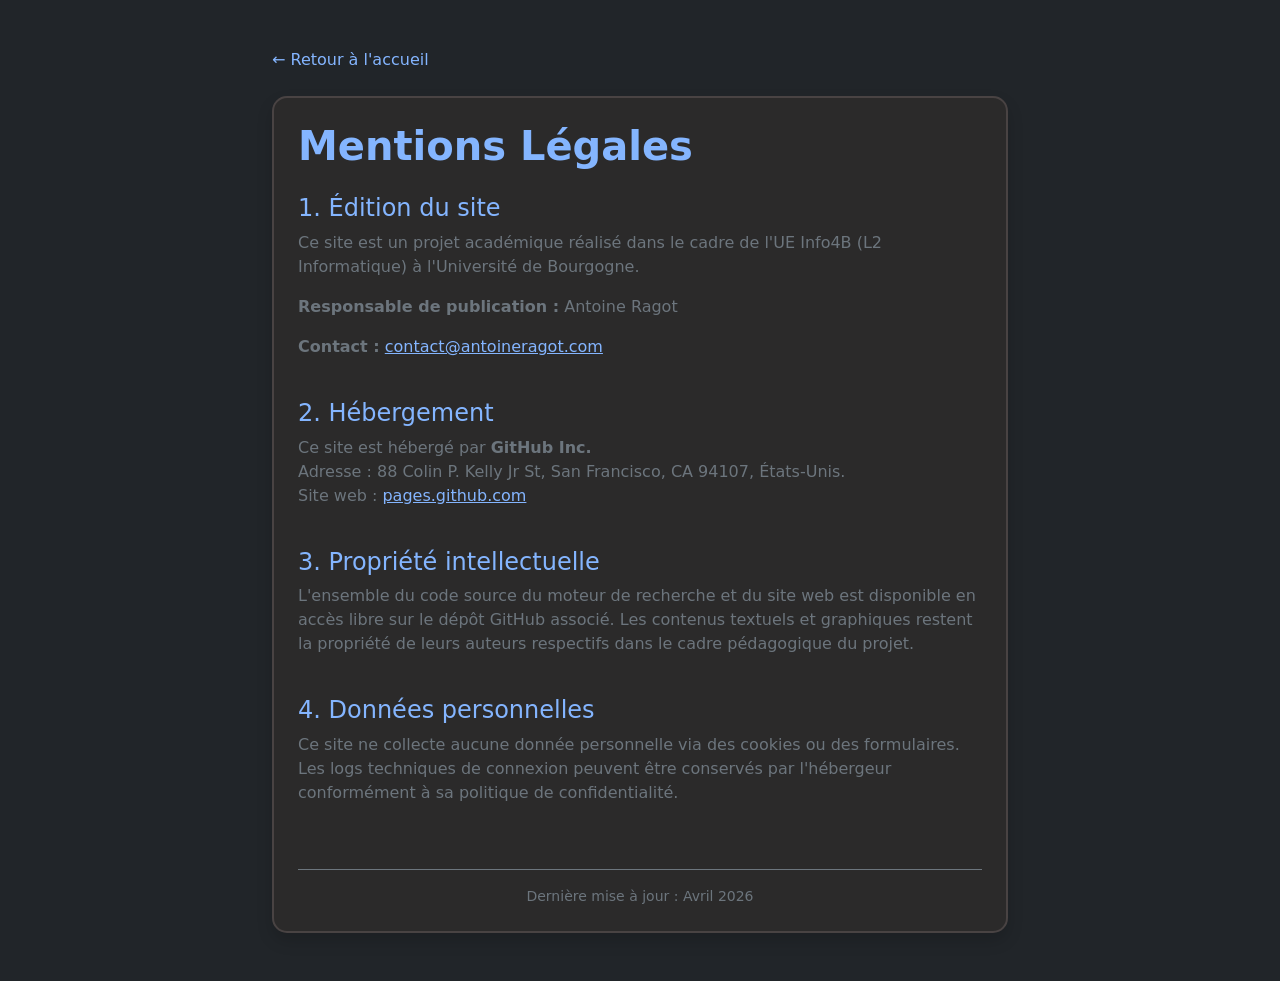
<file: mentions-legales.html>
<!DOCTYPE html>
<html lang="fr">
<head>
    <meta charset="UTF-8">
    <meta name="viewport" content="width=device-width, initial-scale=1.0">
    <title>Mentions Légales - Projet Info4B</title>
    <link href="https://cdn.jsdelivr.net/npm/bootstrap@5.3.2/dist/css/bootstrap.min.css" rel="stylesheet">
    <link rel="stylesheet" href="website/style.css">
</head>
<body class="bg-dark">
    <div class="img-bg"></div>

    <div class="container py-5 text-light" style="position: relative; z-index: 10;">
        <div class="row justify-content-center">
            <div class="col-lg-8">
                <div class="mb-4">
                    <a href="index.html" class="text-accent text-decoration-none">← Retour à l'accueil</a>
                </div>
                
                <div class="card bg-custom-dark text-light shadow border-0 p-4">
                    <h1 class="fw-bold text-accent mb-4">Mentions Légales</h1>
                    
                    <section class="mb-4">
                        <h4 class="text-accent">1. Édition du site</h4>
                        <p class="text-secondary">Ce site est un projet académique réalisé dans le cadre de l'UE Info4B (L2 Informatique) à l'Université de Bourgogne.</p>
                        <p class="text-secondary"><strong>Responsable de publication :</strong> Antoine Ragot</p>
                        <p class="text-secondary"><strong>Contact :</strong> <a href="mailto:contact@antoineragot.com" class="text-accent">contact@antoineragot.com</a></p>


                    </section>

                    <section class="mb-4">
                        <h4 class="text-accent">2. Hébergement</h4>
                        <p class="text-secondary">Ce site est hébergé par <strong>GitHub Inc.</strong><br>
                        Adresse : 88 Colin P. Kelly Jr St, San Francisco, CA 94107, États-Unis.<br>
                        Site web : <a href="https://pages.github.com" class="text-accent">pages.github.com</a></p>
                    </section>

                    <section class="mb-4">
                        <h4 class="text-accent">3. Propriété intellectuelle</h4>
                        <p class="text-secondary">L'ensemble du code source du moteur de recherche et du site web est disponible en accès libre sur le dépôt GitHub associé. Les contenus textuels et graphiques restent la propriété de leurs auteurs respectifs dans le cadre pédagogique du projet.</p>
                    </section>

                    <section class="mb-4">
                        <h4 class="text-accent">4. Données personnelles</h4>
                        <p class="text-secondary">Ce site ne collecte aucune donnée personnelle via des cookies ou des formulaires. Les logs techniques de connexion peuvent être conservés par l'hébergeur conformément à sa politique de confidentialité.</p>
                    </section>

                    <footer class="mt-4 pt-3 border-top border-secondary text-center">
                        <p class="text-secondary small mb-0">Dernière mise à jour : Avril 2026</p>
                    </footer>
                </div>
            </div>
        </div>
    </div>
</body>
</html>
</file>
<file: website/style.css>
:root {
    --bg-main: #494343;
    --bg-card: #2b2a2a;
    --color-accent: #84b5ff;

    --macos-red: #ff5f56;
    --macos-yellow: #ffbd2e;
    --macos-green: #27c93f;
    --color-accent: #84b5ff;
}

html {
    scroll-padding-top: 120px;
}

body {
    padding: 0;
    margin: 0;
    background-color: var(--bg-main);
    color: #e0e0e0;
}

*:not(p.text-secondary, span.text-comment)::selection{
    background-color: hsl(190, 100%, 50%);
    color : white;
}

p.text-secondary::selection{
    background-color: hsl(190, 100%, 50%);
    color: #4b4b4c;
}

span.text-comment::selection{
    background-color: hsl(190, 100%, 50%);
    color: hsl(129, 100%, 63%);
}



.header-container {
    top: 0px;
    backdrop-filter: blur(8px);
    -webkit-backdrop-filter: blur(8px);
    z-index: 100;
    position: fixed;
    width: 100%;
    height: 90px;
    display: flex;
    justify-content: center;
    padding: 15px;
}

.github-icon-link {
    display: inline-flex;
    align-items: center;
    justify-content: center;
    padding: 8px;
    padding-right: 0px !important;
    color: var(--bg-main);
    text-decoration: none;
    transition: color 0.3s ease, transform 0.2s ease;
}

.github-icon-link:hover {
    color: var(--bg-card);
    transform: scale(1.1);
}



/* --- Menu Mobile (Smartphone & Tablette) --- */
@media (max-width: 991.98px) {
    /* Nav bar */
    .header {
        width: 93% !important;
        position: relative;
        border-radius: 18px !important;
        padding: 15px 10px !important;

    }

    .header-container {
        height: auto !important;
        min-height: 90px;
    }

    .navbar-toggler{
        border-radius: 13px !important;
    }


    /* .navbar-toggler:focus, .navbar-toggler:active {
        outline: none !important;
        box-shadow:0px 0px 8px 4px black ;
    } */

    .navbar-collapse {
        /* backdrop-filter: blur(42px);
        -webkit-backdrop-filter: blur(42px); */

        width : 100vw !important;

        padding: 15px;
        border-radius: 12px;
        margin-top: 15px;
        box-shadow: 0 10px 25px rgba(0, 0, 0, 0.5);
    }

    .navbar-container-perso {
        background-color: var(--bg-card); 
        
        backdrop-filter: blur(15px);
        -webkit-backdrop-filter: blur(15px); 

        width: 50% !important;

        padding: 15px 20px;
        border-radius: 12px;
        margin-top: 15px;
        box-shadow: 0 15px 35px rgba(0,0,0,0.4);
        border: 1px solid rgba(255, 255, 255, 0.1);
    }

    .navbar-container-perso .nav-link {
        color: #f8f9fa !important;
        margin-bottom: 5px;
        border-radius: 6px;
        transition: 0.3s ease;
    }

    .navbar-container-perso .nav-link:hover {
        background-color: rgba(255, 255, 255, 0.1);
        padding-left: 10px;
    }

    .navbar-container-perso .navbar-text {
        color: #aaaaaa !important;
        display: block;
        margin-top: 10px;
        border-top: 1px solid rgba(255,255,255,0.1);
        padding-top: 10px;
    }


    /* Card home page */
    .card-perso {
        text-align: justify;
        background-color: var(--bg-card) !important;
        border: 444 2px solid !important;
        border-radius: 30px;

        overflow: hidden;
        box-shadow: 0 15px 35px rgba(0, 0, 0, 0.3) !important;

        transform: translateY(-3vh);
        font-size: 13px !important;
        width: 90% !important;
        padding: 10px !important;
    }

    .card-text {
        font-size: 12px !important;
    }

    .main-perso {
        position: fixed;
        z-index: -1;
        background-image: url("img5.webp");
        background-position: 5px -40px !important;
        background-size: cover;
        margin: 0;
        top: 0;
        left: 0;
        padding: 0;
        height: 100vh;
    }

    .card-perso .card-body {
        padding: 20px !important;
    }
}

.header {
    background-color: var(--color-accent);
    padding: 10px 20px;
    width: 80%;
    border-radius: 12px;
}


.main-perso {
    position: fixed;
    z-index: -1;
    background-color: #569cd6;
    background-image: url("img5.webp");
    background-position: center center;
    background-size: cover;
    margin: 0;
    top: 0;
    left: 0;
    padding: 0;
    height: 100vh;
}

.download-section{
    display: flex;
    align-items: center;
    gap : 15px;
    
}

.download{
    background-color: #609df7a7;
    color : white;
    
    
    font-weight: bold;
    border: none;
    margin : 10px 10px;
    padding: 10px 15px !important;
    margin-bottom: 15px;
    border-radius: 12px;
    text-decoration: none;
    display: inline-block;
    transition: .2s ease-in-out;
}

.download:hover{
    background-color: var(--color-accent);
    color: #2c2c2c;
    transform: scale(1.03);
}

.red {
    background-color: red;
    z-index: 10;
}

.flex-perso {
    display: flex;
    align-items: center;
    justify-content: center;
    height: 100vh;
}

.bg-bottom {
    background-color: #7a76765e;
    backdrop-filter: blur(30px);
    -webkit-backdrop-filter: blur(30px);
}

.card {
    border-radius: 15px;
    border: #494343 2px solid !important;
}

/* --- card perso mac os --- */
.card-perso {
    text-align: justify;
    background-color: var(--bg-card) !important;
    border: 444 2px solid !important;
    border-radius: 30px;

    overflow: hidden;
    box-shadow: 0 15px 35px rgba(0, 0, 0, 0.3) !important;

    transform: translateY(-8vh);
    width: 80%;
    padding: 15px;
}

.card-perso .macos-header {
    background-color: #3d3a3a;
    padding: 0.75rem 1.25rem;
    display: flex;
    align-items: center;
    border-bottom: 1px solid #444;
    border-radius: 18px;
}

.card-perso .macos-buttons {
    display: flex;
    gap: 8px;
}

.card-perso .macos-btn {
    width: 12px;
    height: 12px;
    border-radius: 50%;
}

.card-perso .btn-red {
    background-color: var(--macos-red);
}

.card-perso .btn-yellow {
    background-color: var(--macos-yellow);
}

.card-perso .btn-green {
    background-color: var(--macos-green);
}

.card-perso .macos-title {
    flex-grow: 1;
    text-align: center;
    font-family: monospace;
    font-size: 0.85rem;
    color: #aaa;
    margin-right: 44px;
}

.card-perso .card-body {
    padding: 2.5rem;
}

.card-perso .lead {
    font-size: 1.15rem;
    opacity: 0.95;
    line-height: 1.7;
}

.card-perso-btn {
    text-decoration: none;
    background-color: var(--color-accent);
    border-radius: 10px;
    padding: 8px;
    font-size: 16px;
    color: var(--bg-card);
    font-family: monospace;
    font-weight: 500;
    transition: .2s ease-in-out;
    display: inline-block;
}

.card-perso-btn:hover {
    transform: scale(1.05);
}

/* Contenu */

.bg-bottom {
    margin-top: 100vh;
}

.main img {
    width: 100%;
}

.bg-custom-dark {
    background-color: var(--bg-card) !important;
}

.text-accent {
    color: var(--color-accent) !important;
}

.border-accent {
    border-color: var(--color-accent) !important;
}

.btn-accent {
    background-color: var(--color-accent);
    color: #1a1a1a;
    font-weight: bold;
    border: none;
}

.btn-accent:hover {
    background-color: #6a9ce6;
    color: #1a1a1a;
}

.terminal-block {
    background-color: #1e1e1e;
    color: #f8f9fa;
    border-radius: 0.375rem;
    border: 1px solid #444;
}

.terminal-header {
    background-color: #2d2d2d;
    padding: 0.5rem 1rem;
    font-family: monospace;
    font-size: 0.875rem;
    border-top-left-radius: 0.375rem;
    border-top-right-radius: 0.375rem;
    color: #aaaaaa;
}

.terminal-body {
    padding: 1rem;
    overflow-x: auto;
    font-family: monospace;
}

.text-prompt {
    color: #569cd6;
    font-weight: bold;
}

.text-success-cmd {
    color: #4CAF50;
}

.text-comment {
    color: #6a9955;
    font-style: italic;
}

.footer-text {
    color: white;
}

.legals {
    color: white;
    text-decoration: none;
    border-bottom: 1px solid white;
}

.site-perso {
    color: rgb(0, 174, 255);
    text-decoration: none;
    border-bottom: 1px solid rgb(78, 199, 255);
}
</file>
<file: website/docs.css>
:root {
    --bg-main: #494343;
    --bg-card: #2b2a2a;
    --color-accent: #84b5ff;

    --macos-red: #ff5f56;
    --macos-yellow: #ffbd2e;
    --macos-green: #27c93f;
    --color-accent: #84b5ff;
}

html {
    scroll-padding-top: 120px;
}

body {
    padding: 0;
    margin: 0;
    /* background-color: var(--bg-main); */
    color: #e0e0e0;
}

*:not(p.text-secondary, span.text-comment)::selection{
    background-color: hsl(190, 100%, 50%);
    color : white;
}

p.text-secondary::selection{
    background-color: hsl(190, 100%, 50%);
    color: #4b4b4c;
}

span.text-comment::selection{
    background-color: hsl(190, 100%, 50%);
    color: hsl(129, 100%, 63%);
}


.img-bg{
    background-image: url("img.png");
    width: 100vw;
    height: 100vh;
    background-size: cover;
    position: fixed;
}

.bg-docs-page {
    
    backdrop-filter: blur(30px);
    -webkit-backdrop-filter: blur(30px);
    min-height: 100vh;
    padding-top: 120px;
}

.header-container {
    top: 0px;
    backdrop-filter: blur(8px);
    -webkit-backdrop-filter: blur(8px);
    z-index: 100;
    position: fixed;
    width: 100%;
    height: 90px;
    display: flex;
    justify-content: center;
    padding: 15px;
}

.github-icon-link {
    display: inline-flex;
    align-items: center;
    justify-content: center;
    padding: 8px;
    padding-right: 0px !important;
    color: var(--bg-main);
    text-decoration: none;
    transition: color 0.3s ease, transform 0.2s ease;
}

.github-icon-link:hover {
    color: var(--bg-card);
    transform: scale(1.1);
}


/* --- Menu Mobile (Smartphone & Tablette) --- */
@media (max-width: 991.98px) {
    /* Nav bar */
    .header {
        width: 93% !important;
        position: relative;
        border-radius: 18px !important;
        padding: 15px 10px !important;

    }

    .header-container {
        height: auto !important;
        min-height: 90px;
    }

    .navbar-toggler{
        border-radius: 13px !important;
    }


    /* .navbar-toggler:focus, .navbar-toggler:active {
        outline: none !important;
        box-shadow:0px 0px 8px 4px black ;
    } */

    .navbar-collapse {
        /* backdrop-filter: blur(42px);
        -webkit-backdrop-filter: blur(42px); */

        width : 100vw !important;

        padding: 15px;
        border-radius: 12px;
        margin-top: 15px;
        box-shadow: 0 10px 25px rgba(0, 0, 0, 0.5);
    }

    .navbar-container-perso {
        background-color: var(--bg-card); 
        
        backdrop-filter: blur(15px);
        -webkit-backdrop-filter: blur(15px); 

        width: 50% !important;

        padding: 15px 20px;
        border-radius: 12px;
        margin-top: 15px;
        box-shadow: 0 15px 35px rgba(0,0,0,0.4);
        border: 1px solid rgba(255, 255, 255, 0.1);
    }

    .navbar-container-perso .nav-link {
        color: #f8f9fa !important;
        margin-bottom: 5px;
        border-radius: 6px;
        transition: 0.3s ease;
    }

    .navbar-container-perso .nav-link:hover {
        background-color: rgba(255, 255, 255, 0.1);
        padding-left: 10px;
    }

    .navbar-container-perso .navbar-text {
        color: #aaaaaa !important;
        display: block;
        margin-top: 10px;
        border-top: 1px solid rgba(255,255,255,0.1);
        padding-top: 10px;
    }

    .card-text {
        font-size: 12px !important;
    }

    .card-body {
        padding: 20px !important;
    }

    .list-group-item-perso{
        padding : 1.5rem 0.5rem 1.5rem !important;
    }

    .w-75{
        width: 100% !important;
    }
}

.list-group-item-perso{
    padding : 1.5rem;
}

.header {
    background-color: var(--color-accent);
    padding: 10px 20px;
    width: 80%;
    border-radius: 12px;
}


.red {
    background-color: red;
    z-index: 10;
}


.bg-bottom {
    background-color: #7a76765e;
    backdrop-filter: blur(30px);
    -webkit-backdrop-filter: blur(30px);
}

.card {
    border-radius: 15px;
    border: #494343 2px solid !important;
}

/* --- card perso mac os --- */
.card-perso {
    text-align: justify;
    background-color: var(--bg-card) !important;
    border: 444 2px solid !important;
    border-radius: 30px;

    overflow: hidden;
    box-shadow: 0 15px 35px rgba(0, 0, 0, 0.3) !important;

    transform: translateY(-8vh);
    width: 80%;
    padding: 15px;
}

/* Contenu */
.p-perso{
    margin-top : 7px;
    margin-bottom: 3px;
    color: #f8f7f7c9;
}

h2.card-title {
    margin-bottom: 0px !important;
}

div.text-secondary-perso{
    font-size: 18px;
    margin-bottom: 15px !important;
}

p.text-secondary{
    padding-left : 8px !important;
    margin-bottom: 8px;
}

.bg-bottom {
    margin-top: 10vh;
}

.bg-custom-dark {
    background-color: var(--bg-card) !important;
}

.text-accent {
    color: var(--color-accent) !important;
}

.border-accent {
    border-color: var(--color-accent) !important;
}

.btn-accent {
    background-color: var(--color-accent);
    color: #1a1a1a;
    font-weight: bold;
    border: none;
}

.btn-accent:hover {
    background-color: #6a9ce6;
    color: #1a1a1a;
}

.terminal-block {
    background-color: #1e1e1e;
    color: #f8f9fa;
    border-radius: 0.375rem;
    border: 1px solid #444;
}

.terminal-header {
    background-color: #2d2d2d;
    padding: 0.5rem 1rem;
    font-family: monospace;
    font-size: 0.875rem;
    border-top-left-radius: 0.375rem;
    border-top-right-radius: 0.375rem;
    color: #aaaaaa;
}

.terminal-body {
    padding: 1rem;
    overflow-x: auto;
    font-family: monospace;
}

.text-prompt {
    color: #569cd6;
    font-weight: bold;
}

.text-success-cmd {
    color: #4CAF50;
}

.text-comment {
    color: #6a9955;
    font-style: italic;
}

.footer-text {
    color: white;
}

.legals {
    color: white;
    text-decoration: none;
    border-bottom: 1px solid white;
}

.site-perso {
    color: rgb(0, 174, 255);
    text-decoration: none;
    border-bottom: 1px solid rgb(78, 199, 255);
}
</file>
